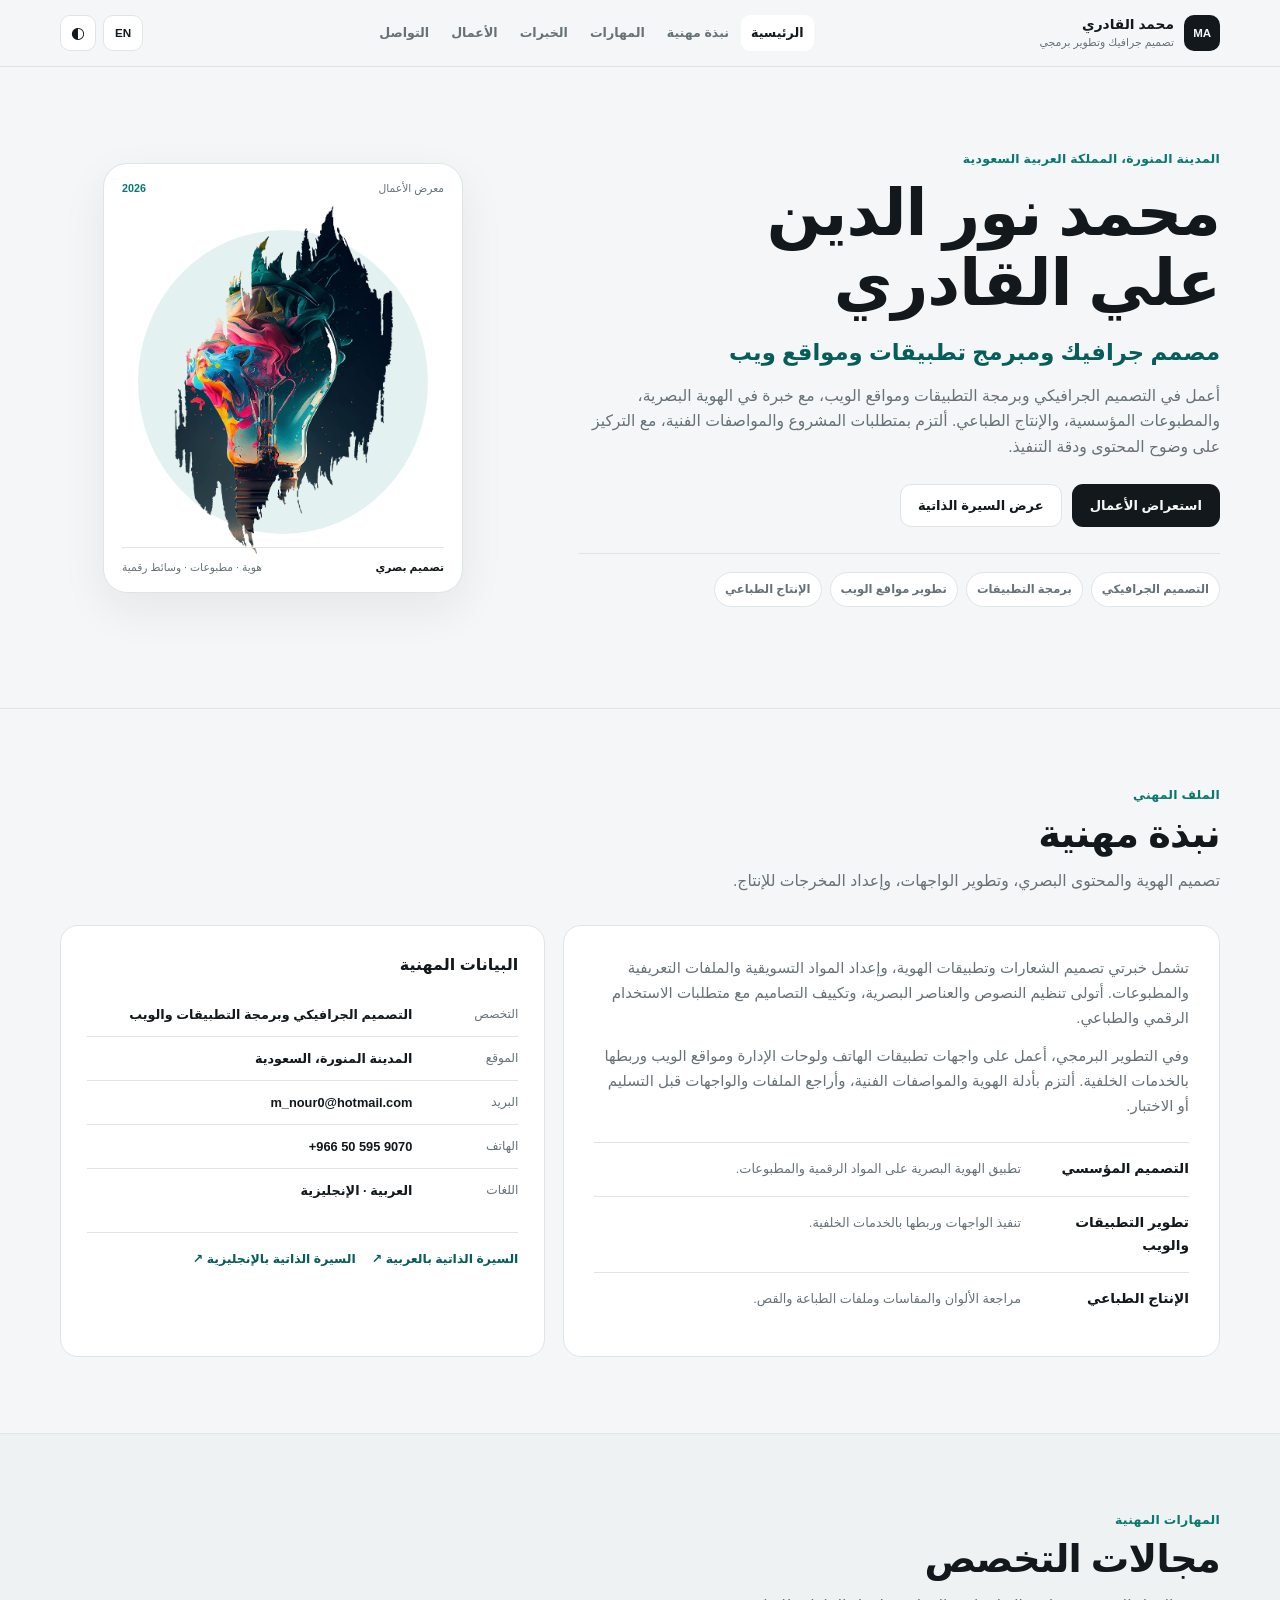
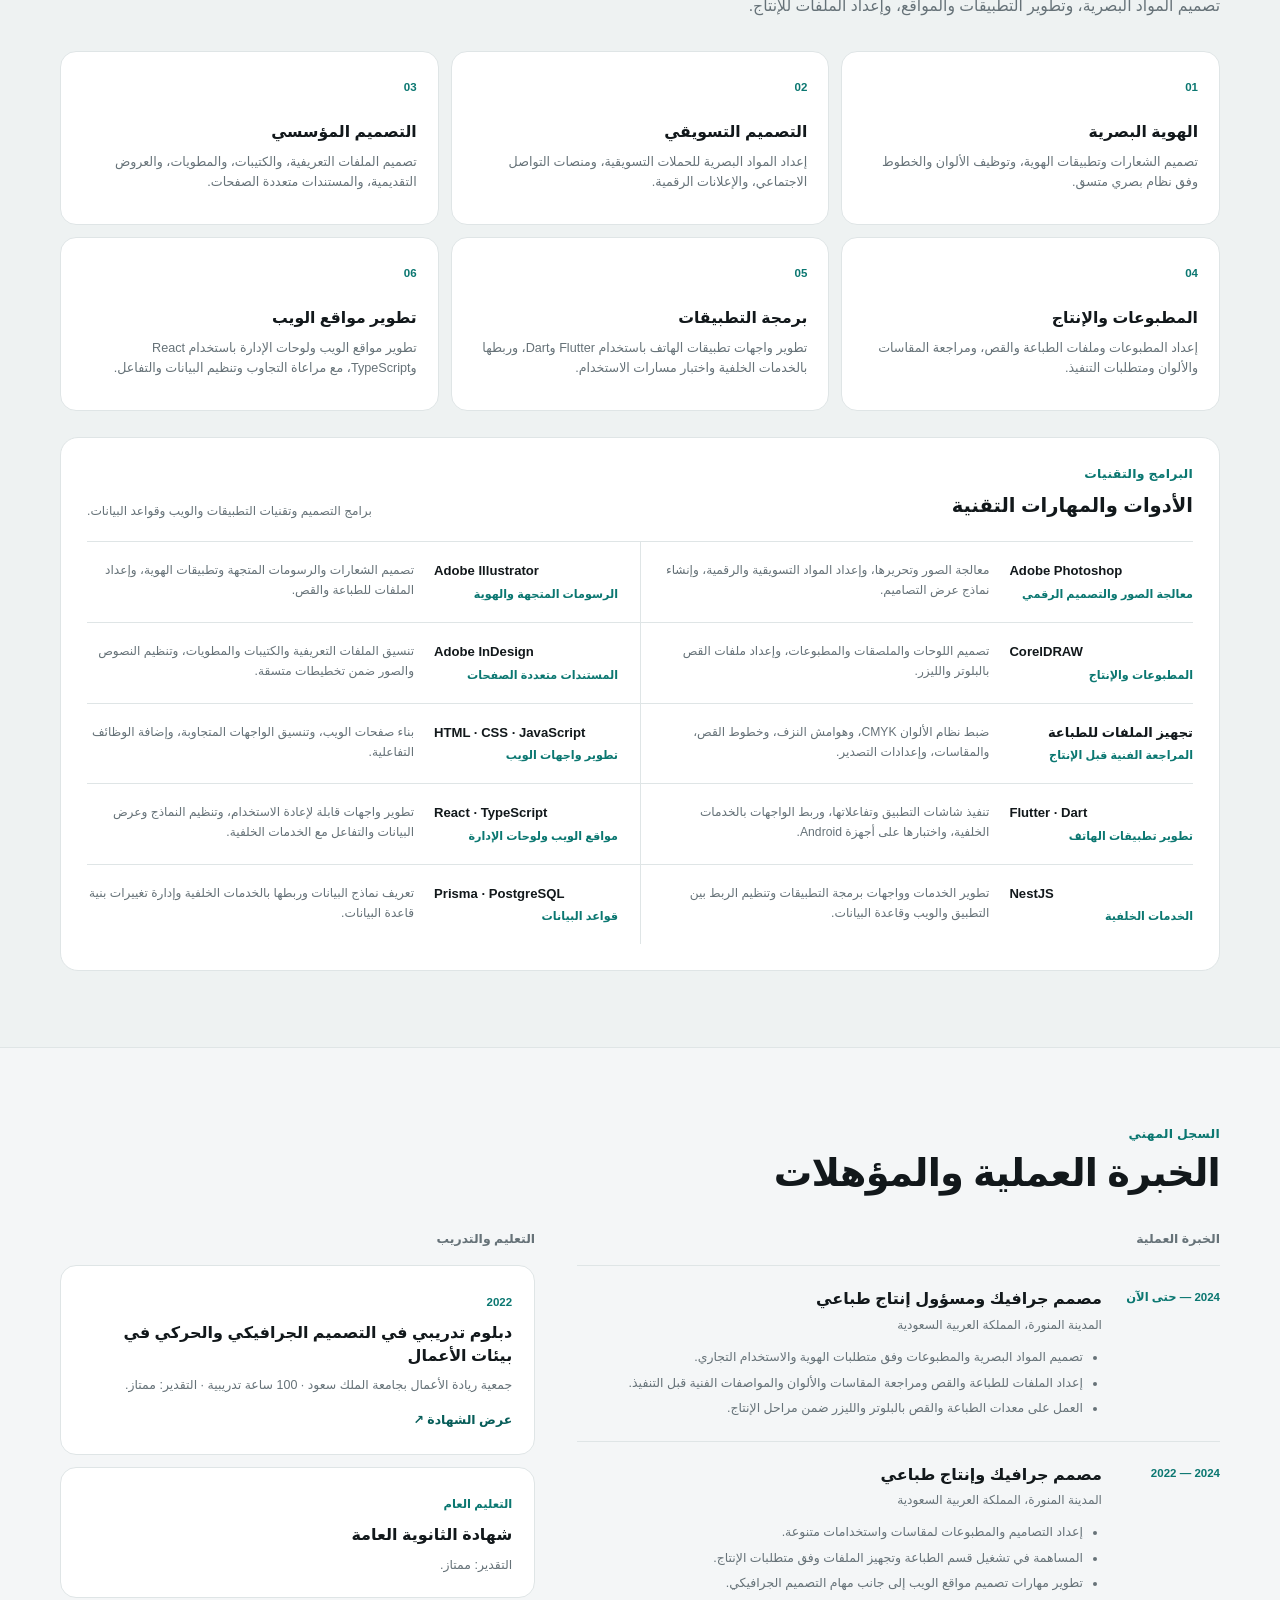
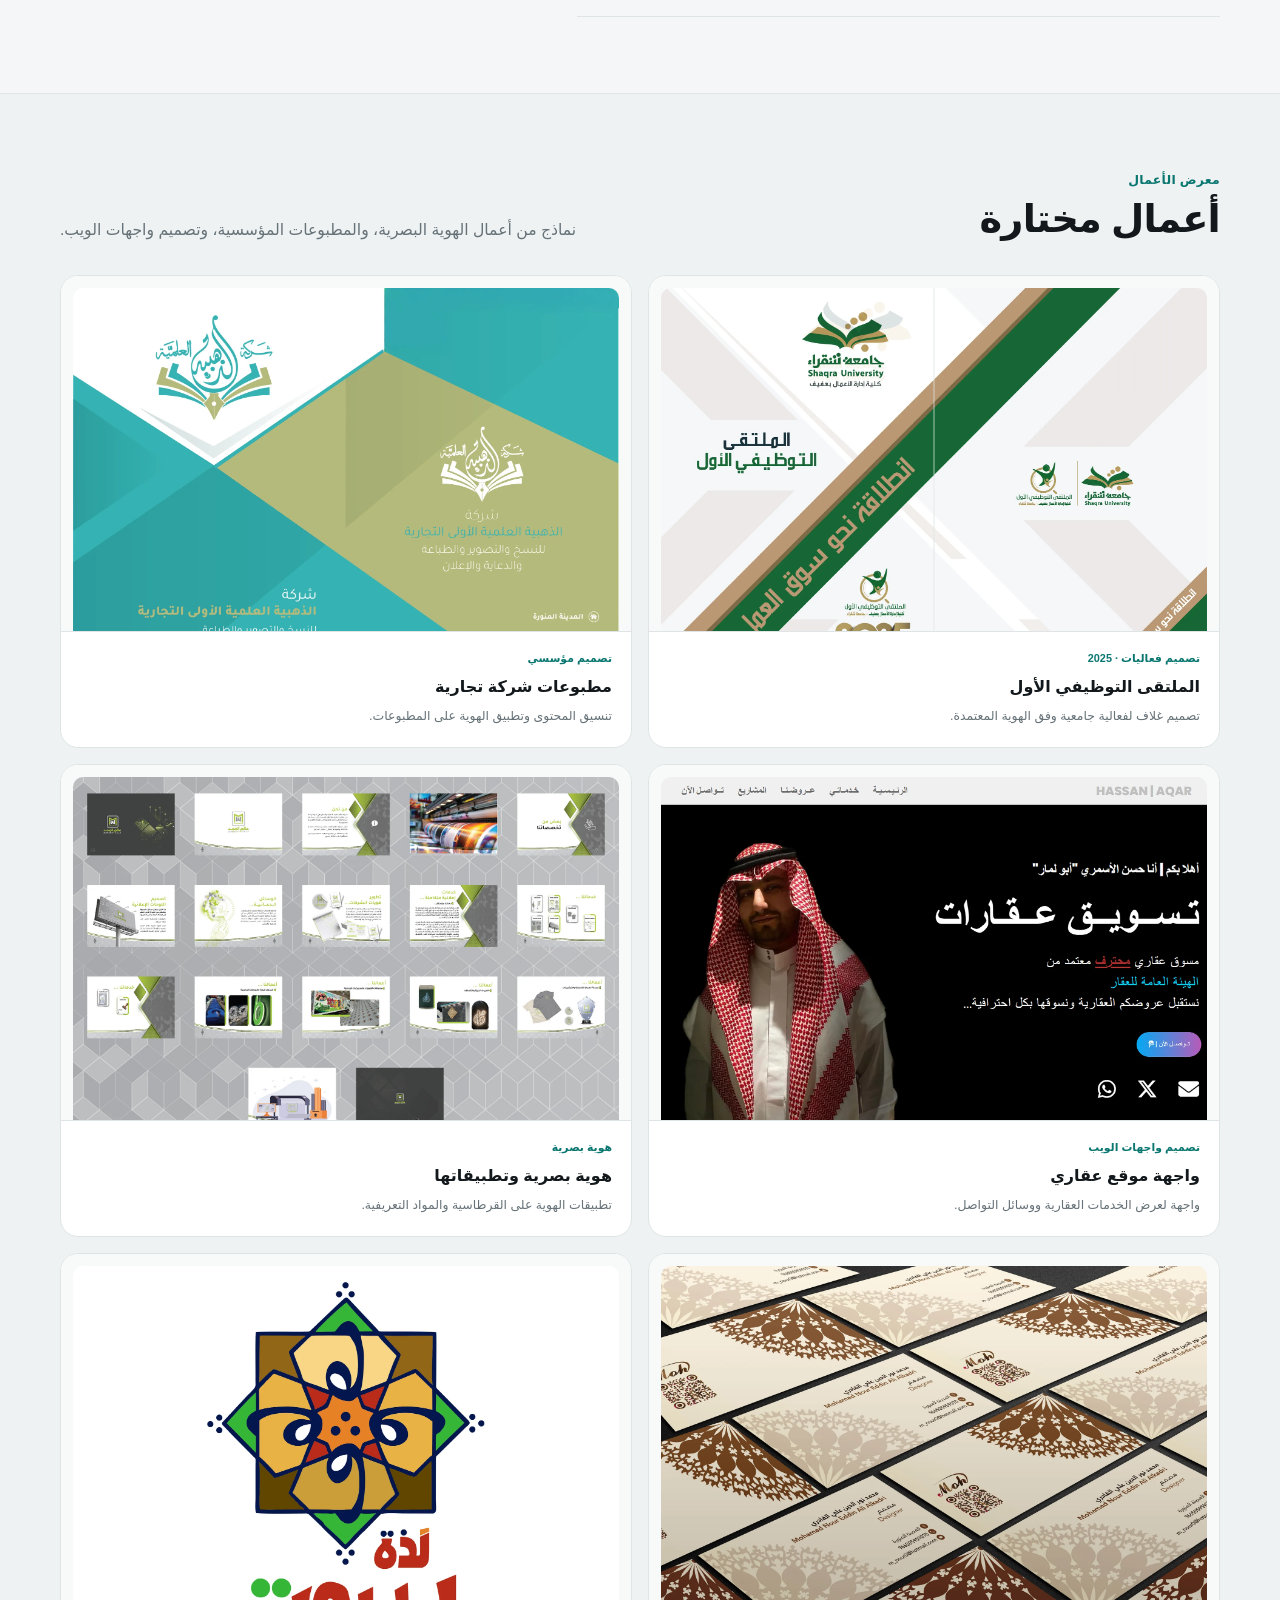
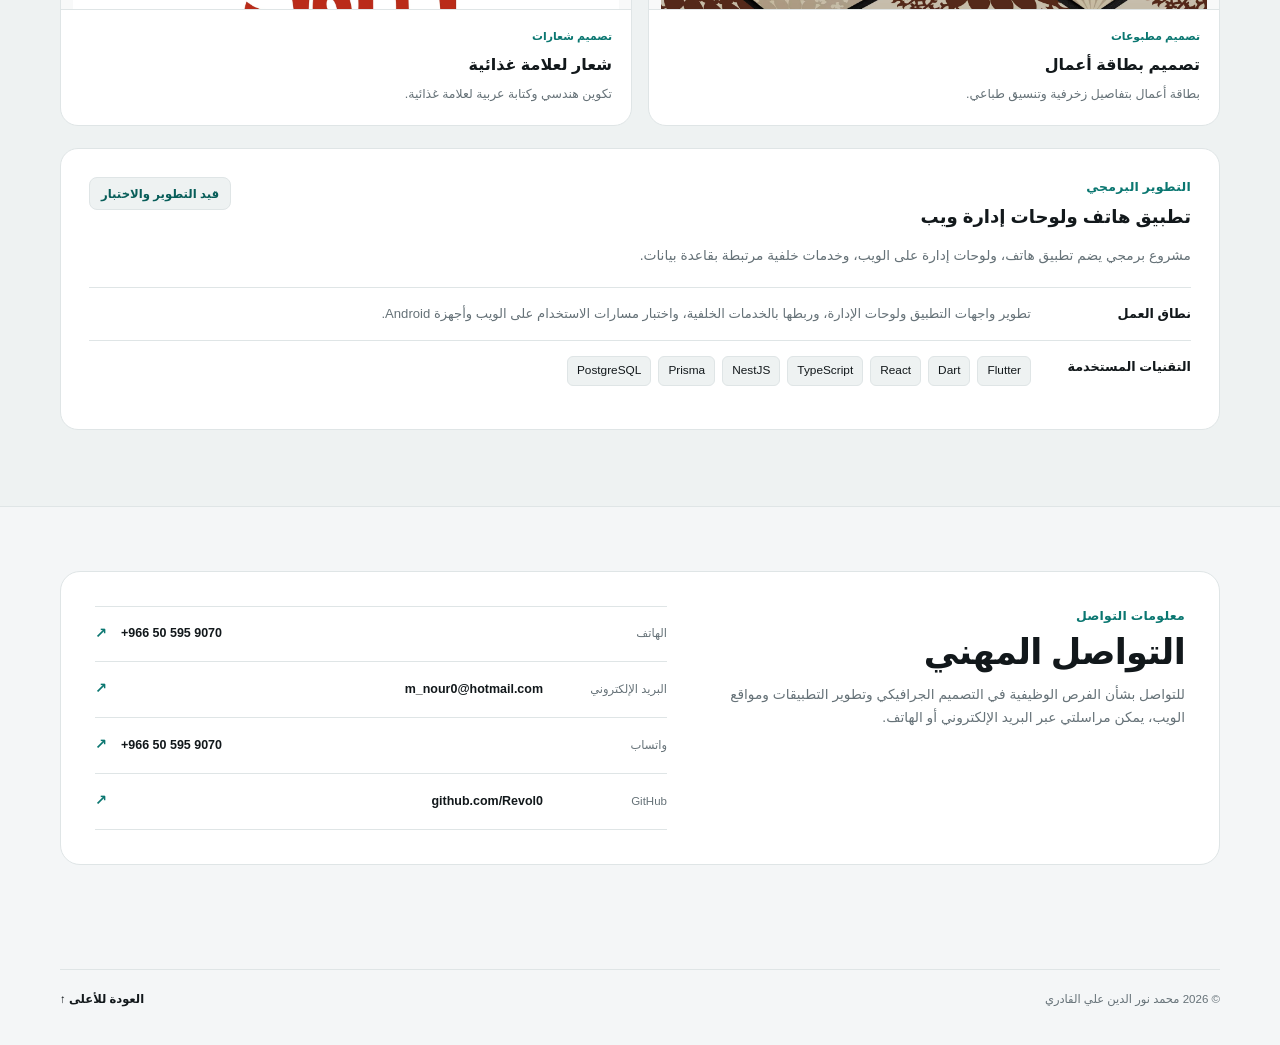
<file: index.html>
<!DOCTYPE html>

<html data-theme="light" dir="rtl" lang="ar">
<head>
<meta charset="utf-8"/>
<meta content="width=device-width, initial-scale=1, viewport-fit=cover" name="viewport"/>
<meta content="telephone=no" name="format-detection"/>
<meta content="#f4f6f7" name="theme-color"/>
<meta content="Mohamad Nour Eddin Ali Alkadri" name="author"/>
<meta content="الملف المهني لمحمد نور الدين علي القادري، مصمم جرافيك ومبرمج تطبيقات ومواقع ويب في المدينة المنورة. خبرة في الهوية البصرية، والإنتاج الطباعي، وتطوير التطبيقات ولوحات الويب." name="description"/>
<meta content="website" property="og:type"/>
<meta content="ar_SA" property="og:locale"/>
<meta content="محمد نور الدين علي القادري | مصمم جرافيك ومبرمج تطبيقات ومواقع ويب" property="og:title"/>
<meta content="التصميم الجرافيكي، والهوية البصرية، وبرمجة التطبيقات ومواقع الويب، وتجهيز المطبوعات للإنتاج." property="og:description"/>
<meta content="https://revol0.github.io/portfolio-mohamad/images/social-preview.jpg?v=3" property="og:image"/>
<meta content="1200" property="og:image:width"/>
<meta content="630" property="og:image:height"/>
<meta content="https://revol0.github.io/portfolio-mohamad/" property="og:url"/>
<meta content="summary_large_image" name="twitter:card"/>
<meta content="https://revol0.github.io/portfolio-mohamad/images/social-preview.jpg?v=3" name="twitter:image"/>
<link href="https://revol0.github.io/portfolio-mohamad/" rel="canonical"/>
<link href="https://revol0.github.io/portfolio-mohamad/" hreflang="ar" rel="alternate"/>
<link href="https://revol0.github.io/portfolio-mohamad/My-CV-en/index-en.html" hreflang="en" rel="alternate"/>
<link href="images/12-min.png" rel="icon" type="image/png"/>
<link href="Css/Style.css?v=3.2.0" rel="stylesheet"/>
<title>محمد نور الدين علي القادري | مصمم جرافيك ومبرمج تطبيقات ومواقع ويب</title>
<meta content="محمد نور الدين علي القادري | مصمم جرافيك ومبرمج تطبيقات ومواقع ويب" name="twitter:title"/><meta content="التصميم الجرافيكي، والهوية البصرية، وبرمجة التطبيقات ومواقع الويب، وتجهيز المطبوعات للإنتاج." name="twitter:description"/><meta content="3.2.0" name="portfolio-release"/><meta content="image/jpeg" property="og:image:type"/><meta content="تصميم الملتقى التوظيفي الأول من الأعمال المختارة" property="og:image:alt"/></head>
<body>
<header class="site-header">
<div class="container header-inner">
<a aria-label="الرئيسية" class="brand" href="#home">
<span class="brand-mark">MA</span>
<span class="brand-copy"><strong>محمد القادري</strong><span dir="rtl">تصميم جرافيك وتطوير برمجي</span></span>
</a>
<nav aria-label="التنقل الرئيسي" class="nav">
<a class="active" href="#home">الرئيسية</a>
<a href="#about">نبذة مهنية</a>
<a href="#expertise">المهارات</a>
<a href="#experience">الخبرات</a>
<a href="#portfolio">الأعمال</a>
<a href="#contact">التواصل</a>
</nav>
<div class="header-actions">
<a aria-label="عرض النسخة الإنجليزية" class="lang-btn" href="My-CV-en/index-en.html">EN</a>
<button aria-label="تبديل الوضع اللوني" class="icon-btn" data-theme-toggle="" type="button"><span aria-hidden="true">◐</span></button>
<button aria-expanded="false" aria-label="فتح القائمة" class="menu-btn" data-menu-toggle="" type="button">
<span></span><span></span><span></span>
</button>
</div>
</div>
</header>
<main>
<section class="hero" id="home">
<div class="container hero-grid">
<div class="hero-copy">
<p class="kicker">المدينة المنورة، المملكة العربية السعودية</p>
<h1>محمد نور الدين علي القادري</h1>
<p class="hero-role">مصمم جرافيك ومبرمج تطبيقات ومواقع ويب</p>
<p class="hero-lead">أعمل في التصميم الجرافيكي وبرمجة التطبيقات ومواقع الويب، مع خبرة في الهوية البصرية، والمطبوعات المؤسسية، والإنتاج الطباعي. ألتزم بمتطلبات المشروع والمواصفات الفنية، مع التركيز على وضوح المحتوى ودقة التنفيذ.</p>
<div class="hero-actions">
<a class="btn primary" href="#portfolio">استعراض الأعمال</a>
<a class="btn secondary" href="Other-Files/Mohamad_Alkadri_CV_AR_2026.pdf?v=3.2.0" rel="noopener" target="_blank">عرض السيرة الذاتية</a>
</div>
<ul aria-label="مجالات العمل" class="hero-specialties">
<li>التصميم الجرافيكي</li>
<li>برمجة التطبيقات</li>
<li>تطوير مواقع الويب</li>
<li>الإنتاج الطباعي</li>
</ul>
</div>
<div class="hero-visual">
<div class="visual-card">
<div class="visual-label"><span>معرض الأعمال</span><strong>2026</strong></div>
<img alt="تصميم بصري لمصباح متعدد الألوان" height="894" src="images/hero-art.webp" width="563"/>
<div class="visual-footer"><span>تصميم بصري</span><span>هوية · مطبوعات · وسائط رقمية</span></div>
</div>
</div>
</div>
</section>
<section class="section" id="about">
<div class="container">
<header class="section-head">
<p class="section-kicker">الملف المهني</p>
<h2>نبذة مهنية</h2>
<p>تصميم الهوية والمحتوى البصري، وتطوير الواجهات، وإعداد المخرجات للإنتاج.</p>
</header>
<div class="about-grid">
<article class="content-card about-copy">
<p>تشمل خبرتي تصميم الشعارات وتطبيقات الهوية، وإعداد المواد التسويقية والملفات التعريفية والمطبوعات. أتولى تنظيم النصوص والعناصر البصرية، وتكييف التصاميم مع متطلبات الاستخدام الرقمي والطباعي.</p>
<p>وفي التطوير البرمجي، أعمل على واجهات تطبيقات الهاتف ولوحات الإدارة ومواقع الويب وربطها بالخدمات الخلفية. ألتزم بأدلة الهوية والمواصفات الفنية، وأراجع الملفات والواجهات قبل التسليم أو الاختبار.</p>
<div class="summary-points">
<div><strong>التصميم المؤسسي</strong><span>تطبيق الهوية البصرية على المواد الرقمية والمطبوعات.</span></div>
<div><strong>تطوير التطبيقات والويب</strong><span>تنفيذ الواجهات وربطها بالخدمات الخلفية.</span></div>
<div><strong>الإنتاج الطباعي</strong><span>مراجعة الألوان والمقاسات وملفات الطباعة والقص.</span></div>
</div>
</article>
<aside class="content-card profile-card">
<h3>البيانات المهنية</h3>
<dl class="profile-list">
<div><dt>التخصص</dt><dd>التصميم الجرافيكي وبرمجة التطبيقات والويب</dd></div>
<div><dt>الموقع</dt><dd>المدينة المنورة، السعودية</dd></div>
<div><dt>البريد</dt><dd><a dir="ltr" href="mailto:m_nour0@hotmail.com">m_nour0@hotmail.com</a></dd></div>
<div><dt>الهاتف</dt><dd><a dir="ltr" href="tel:+966505959070">+966 50 595 9070</a></dd></div>
<div><dt>اللغات</dt><dd>العربية · الإنجليزية</dd></div>
</dl>
<div class="profile-actions">
<a class="text-link" href="Other-Files/Mohamad_Alkadri_CV_AR_2026.pdf?v=3.2.0" rel="noopener" target="_blank">السيرة الذاتية بالعربية <span aria-hidden="true">↗</span></a>
<a class="text-link" href="Other-Files/Mohamad_Alkadri_CV_EN_2026.pdf?v=3.2.0" rel="noopener" target="_blank">السيرة الذاتية بالإنجليزية <span aria-hidden="true">↗</span></a>
</div>
</aside>
</div>
</div>
</section>
<section class="section section-alt" id="expertise">
<div class="container">
<header class="section-head">
<p class="section-kicker">المهارات المهنية</p>
<h2>مجالات التخصص</h2>
<p>تصميم المواد البصرية، وتطوير التطبيقات والمواقع، وإعداد الملفات للإنتاج.</p>
</header>
<div class="expertise-grid">
<article class="expertise-card"><span class="card-index">01</span><h3>الهوية البصرية</h3><p>تصميم الشعارات وتطبيقات الهوية، وتوظيف الألوان والخطوط وفق نظام بصري متسق.</p></article>
<article class="expertise-card"><span class="card-index">02</span><h3>التصميم التسويقي</h3><p>إعداد المواد البصرية للحملات التسويقية، ومنصات التواصل الاجتماعي، والإعلانات الرقمية.</p></article>
<article class="expertise-card"><span class="card-index">03</span><h3>التصميم المؤسسي</h3><p>تصميم الملفات التعريفية، والكتيبات، والمطويات، والعروض التقديمية، والمستندات متعددة الصفحات.</p></article>
<article class="expertise-card"><span class="card-index">04</span><h3>المطبوعات والإنتاج</h3><p>إعداد المطبوعات وملفات الطباعة والقص، ومراجعة المقاسات والألوان ومتطلبات التنفيذ.</p></article>
<article class="expertise-card"><span class="card-index">05</span><h3>برمجة التطبيقات</h3><p>تطوير واجهات تطبيقات الهاتف باستخدام Flutter وDart، وربطها بالخدمات الخلفية واختبار مسارات الاستخدام.</p></article>
<article class="expertise-card"><span class="card-index">06</span><h3>تطوير مواقع الويب</h3><p>تطوير مواقع الويب ولوحات الإدارة باستخدام React وTypeScript، مع مراعاة التجاوب وتنظيم البيانات والتفاعل.</p></article>
</div>
<div class="software-block">
<header class="software-head"><div><p class="section-kicker">البرامج والتقنيات</p><h3>الأدوات والمهارات التقنية</h3></div><p>برامج التصميم وتقنيات التطبيقات والويب وقواعد البيانات.</p></header>
<div class="software-list"><article class="software-item"><div class="software-name"><strong dir="ltr">Adobe Photoshop</strong><span>معالجة الصور والتصميم الرقمي</span></div><p>معالجة الصور وتحريرها، وإعداد المواد التسويقية والرقمية، وإنشاء نماذج عرض التصاميم.</p></article>
<article class="software-item"><div class="software-name"><strong dir="ltr">Adobe Illustrator</strong><span>الرسومات المتجهة والهوية</span></div><p>تصميم الشعارات والرسومات المتجهة وتطبيقات الهوية، وإعداد الملفات للطباعة والقص.</p></article>
<article class="software-item"><div class="software-name"><strong dir="ltr">CorelDRAW</strong><span>المطبوعات والإنتاج</span></div><p>تصميم اللوحات والملصقات والمطبوعات، وإعداد ملفات القص بالبلوتر والليزر.</p></article>
<article class="software-item"><div class="software-name"><strong dir="ltr">Adobe InDesign</strong><span>المستندات متعددة الصفحات</span></div><p>تنسيق الملفات التعريفية والكتيبات والمطويات، وتنظيم النصوص والصور ضمن تخطيطات متسقة.</p></article>
<article class="software-item"><div class="software-name"><strong dir="rtl">تجهيز الملفات للطباعة</strong><span>المراجعة الفنية قبل الإنتاج</span></div><p>ضبط نظام الألوان CMYK، وهوامش النزف، وخطوط القص، والمقاسات، وإعدادات التصدير.</p></article>
<article class="software-item"><div class="software-name"><strong dir="ltr">HTML · CSS · JavaScript</strong><span>تطوير واجهات الويب</span></div><p>بناء صفحات الويب، وتنسيق الواجهات المتجاوبة، وإضافة الوظائف التفاعلية.</p></article>
<article class="software-item"><div class="software-name"><strong dir="ltr">Flutter · Dart</strong><span>تطوير تطبيقات الهاتف</span></div><p>تنفيذ شاشات التطبيق وتفاعلاتها، وربط الواجهات بالخدمات الخلفية، واختبارها على أجهزة Android.</p></article>
<article class="software-item"><div class="software-name"><strong dir="ltr">React · TypeScript</strong><span>مواقع الويب ولوحات الإدارة</span></div><p>تطوير واجهات قابلة لإعادة الاستخدام، وتنظيم النماذج وعرض البيانات والتفاعل مع الخدمات الخلفية.</p></article>
<article class="software-item"><div class="software-name"><strong dir="ltr">NestJS</strong><span>الخدمات الخلفية</span></div><p>تطوير الخدمات وواجهات برمجة التطبيقات وتنظيم الربط بين التطبيق والويب وقاعدة البيانات.</p></article>
<article class="software-item"><div class="software-name"><strong dir="ltr">Prisma · PostgreSQL</strong><span>قواعد البيانات</span></div><p>تعريف نماذج البيانات وربطها بالخدمات الخلفية وإدارة تغييرات بنية قاعدة البيانات.</p></article></div>
</div>
</div>
</section>
<section class="section" id="experience">
<div class="container">
<header class="section-head">
<p class="section-kicker">السجل المهني</p>
<h2>الخبرة العملية والمؤهلات</h2>
</header>
<div class="experience-grid">
<div class="experience-column">
<h3 class="column-title">الخبرة العملية</h3>
<article class="experience-item">
<div class="experience-date" dir="rtl">2024 — حتى الآن</div>
<div class="experience-body"><h3>مصمم جرافيك ومسؤول إنتاج طباعي</h3><p class="experience-company">المدينة المنورة، المملكة العربية السعودية</p><ul><li>تصميم المواد البصرية والمطبوعات وفق متطلبات الهوية والاستخدام التجاري.</li><li>إعداد الملفات للطباعة والقص ومراجعة المقاسات والألوان والمواصفات الفنية قبل التنفيذ.</li><li>العمل على معدات الطباعة والقص بالبلوتر والليزر ضمن مراحل الإنتاج.</li></ul></div>
</article>
<article class="experience-item">
<div class="experience-date" dir="ltr">2022 — 2024</div>
<div class="experience-body"><h3>مصمم جرافيك وإنتاج طباعي</h3><p class="experience-company">المدينة المنورة، المملكة العربية السعودية</p><ul><li>إعداد التصاميم والمطبوعات لمقاسات واستخدامات متنوعة.</li><li>المساهمة في تشغيل قسم الطباعة وتجهيز الملفات وفق متطلبات الإنتاج.</li><li>تطوير مهارات تصميم مواقع الويب إلى جانب مهام التصميم الجرافيكي.</li></ul></div>
</article>
</div>
<div class="experience-column">
<h3 class="column-title">التعليم والتدريب</h3>
<article class="education-card">
<span class="education-year">2022</span>
<h3>دبلوم تدريبي في التصميم الجرافيكي والحركي في بيئات الأعمال</h3>
<p>جمعية ريادة الأعمال بجامعة الملك سعود · 100 ساعة تدريبية · التقدير: ممتاز.</p>
<a class="text-link" href="Other-Files/Institute-Certificate.pdf" rel="noopener" target="_blank">عرض الشهادة <span>↗</span></a>
</article>
<article class="education-card">
<span class="education-year">التعليم العام</span>
<h3>شهادة الثانوية العامة</h3>
<p>التقدير: ممتاز.</p>
</article>
</div>
</div>
</div>
</section>
<section class="section section-alt" id="portfolio">
<div class="container">
<header class="section-head portfolio-head">
<div><p class="section-kicker">معرض الأعمال</p><h2>أعمال مختارة</h2></div>
<p>نماذج من أعمال الهوية البصرية، والمطبوعات المؤسسية، وتصميم واجهات الويب.</p>
</header>
<div class="portfolio-grid">
<article aria-label="عرض تفاصيل: الملتقى التوظيفي الأول" class="project-card" data-file="" data-image="images/portfolio/optimized/cover-copy.webp" data-project="" data-text="تصميم غلاف الملتقى التوظيفي الأول لعام 2025 بجامعة شقراء، تحت عنوان «انطلاقة نحو سوق العمل». يوظف التصميم هوية الجامعة وشعار الملتقى ضمن تكوين مخصص للمطبوعات." data-title="الملتقى التوظيفي الأول" tabindex="0">
<div class="project-media"><img alt="الملتقى التوظيفي الأول" height="1273" src="images/portfolio/optimized/cover-copy.webp" width="1800"/></div>
<div class="project-copy"><p class="project-category">تصميم فعاليات · 2025</p><h3>الملتقى التوظيفي الأول</h3><p>تصميم غلاف لفعالية جامعية وفق الهوية المعتمدة.</p></div>
</article>
<article aria-label="عرض تفاصيل: مطبوعات شركة تجارية" class="project-card" data-file="" data-image="images/portfolio/optimized/portfolio-3.webp" data-project="" data-text="تصميم مطبوعات لشركة تجارية، مع تنظيم النصوص والعناصر البصرية وتوظيف ألوان الهوية ضمن تخطيط موحد." data-title="مطبوعات شركة تجارية" tabindex="0">
<div class="project-media"><img alt="مطبوعات شركة تجارية" height="1353" src="images/portfolio/optimized/portfolio-3.webp" width="1800"/></div>
<div class="project-copy"><p class="project-category">تصميم مؤسسي</p><h3>مطبوعات شركة تجارية</h3><p>تنسيق المحتوى وتطبيق الهوية على المطبوعات.</p></div>
</article>
<article aria-label="عرض تفاصيل: واجهة موقع عقاري" class="project-card" data-file="" data-image="images/portfolio/optimized/portfolio-4.webp" data-project="" data-text="تصميم واجهة موقع لعرض خدمات التسويق العقاري، مع تنظيم المحتوى وإبراز خيارات التواصل ضمن صفحة تعريفية." data-title="واجهة موقع عقاري" tabindex="0">
<div class="project-media"><img alt="واجهة موقع عقاري" height="1353" src="images/portfolio/optimized/portfolio-4.webp" width="1800"/></div>
<div class="project-copy"><p class="project-category">تصميم واجهات الويب</p><h3>واجهة موقع عقاري</h3><p>واجهة لعرض الخدمات العقارية ووسائل التواصل.</p></div>
</article>
<article aria-label="عرض تفاصيل: هوية بصرية وتطبيقاتها" class="project-card" data-file="Other-Files/portfolio-for-almajd-world.pdf" data-image="images/portfolio/optimized/portfolio-for-almajd-world.webp" data-project="" data-text="عرض لتطبيقات هوية بصرية على القرطاسية والمطبوعات والمواد التعريفية، مع توحيد استخدام الشعار والألوان في مختلف النماذج." data-title="هوية بصرية وتطبيقاتها" tabindex="0">
<div class="project-media"><img alt="هوية بصرية وتطبيقاتها" height="1200" src="images/portfolio/optimized/portfolio-for-almajd-world.webp" width="1800"/></div>
<div class="project-copy"><p class="project-category">هوية بصرية</p><h3>هوية بصرية وتطبيقاتها</h3><p>تطبيقات الهوية على القرطاسية والمواد التعريفية.</p></div>
</article>
<article aria-label="عرض تفاصيل: تصميم بطاقة أعمال" class="project-card" data-file="Other-Files/mohamad-card-tel-0505959070.pdf" data-image="images/portfolio/optimized/My-Card-0.webp" data-project="" data-text="تصميم بطاقة أعمال يجمع بين الزخارف وتنسيق بيانات التواصل، مع إعداد الملف بالمقاسات المناسبة للطباعة." data-title="تصميم بطاقة أعمال" tabindex="0">
<div class="project-media"><img alt="تصميم بطاقة أعمال" height="1200" src="images/portfolio/optimized/My-Card-0.webp" width="1800"/></div>
<div class="project-copy"><p class="project-category">تصميم مطبوعات</p><h3>تصميم بطاقة أعمال</h3><p>بطاقة أعمال بتفاصيل زخرفية وتنسيق طباعي.</p></div>
</article>
<article aria-label="عرض تفاصيل: شعار لعلامة غذائية" class="project-card" data-file="" data-image="images/portfolio/optimized/portfolio-13.webp" data-project="" data-text="تصميم شعار لعلامة في قطاع الأغذية، يجمع رمزًا هندسيًا وكتابة عربية ضمن تكوين قابل للاستخدام في تطبيقات الهوية." data-title="شعار لعلامة غذائية" tabindex="0">
<div class="project-media"><img alt="شعار لعلامة غذائية" height="1353" src="images/portfolio/optimized/portfolio-13.webp" width="1800"/></div>
<div class="project-copy"><p class="project-category">تصميم شعارات</p><h3>شعار لعلامة غذائية</h3><p>تكوين هندسي وكتابة عربية لعلامة غذائية.</p></div>
</article>
</div>
<article aria-labelledby="software-project-title" class="development-project" id="software-project">
<header class="development-project-head"><div><p class="section-kicker">التطوير البرمجي</p><h3 id="software-project-title">تطبيق هاتف ولوحات إدارة ويب</h3></div><p class="project-status">قيد التطوير والاختبار</p></header>
<p class="development-description">مشروع برمجي يضم تطبيق هاتف، ولوحات إدارة على الويب، وخدمات خلفية مرتبطة بقاعدة بيانات.</p>
<dl class="development-details"><div><dt>نطاق العمل</dt><dd>تطوير واجهات التطبيق ولوحات الإدارة، وربطها بالخدمات الخلفية، واختبار مسارات الاستخدام على الويب وأجهزة Android.</dd></div>
<div><dt>التقنيات المستخدمة</dt><dd><ul aria-label="التقنيات المستخدمة" class="technology-tags"><li dir="ltr">Flutter</li><li dir="ltr">Dart</li><li dir="ltr">React</li><li dir="ltr">TypeScript</li><li dir="ltr">NestJS</li><li dir="ltr">Prisma</li><li dir="ltr">PostgreSQL</li></ul></dd></div></dl>
</article></div>
</section>
<section class="section contact-section" id="contact">
<div class="container">
<div class="contact-card">
<div class="contact-intro"><p class="section-kicker">معلومات التواصل</p><h2>التواصل المهني</h2><p>للتواصل بشأن الفرص الوظيفية في التصميم الجرافيكي وتطوير التطبيقات ومواقع الويب، يمكن مراسلتي عبر البريد الإلكتروني أو الهاتف.</p></div>
<div class="contact-list">
<a href="tel:+966505959070"><span>الهاتف</span><strong dir="ltr">+966 50 595 9070</strong><b aria-hidden="true">↗</b></a><a href="mailto:m_nour0@hotmail.com?subject=Career%20Opportunity"><span>البريد الإلكتروني</span><strong>m_nour0@hotmail.com</strong><b>↗</b></a>
<a href="https://wa.me/966505959070" rel="noopener" target="_blank"><span>واتساب</span><strong dir="ltr">+966 50 595 9070</strong><b>↗</b></a>
<a href="https://github.com/Revol0" rel="noopener" target="_blank"><span>GitHub</span><strong>github.com/Revol0</strong><b>↗</b></a>
</div>
</div>
</div>
</section>
</main>
<footer class="footer">
<div class="container footer-inner"><span>© <span data-year="">2026</span> محمد نور الدين علي القادري</span><a href="#home">العودة للأعلى ↑</a></div>
</footer>
<dialog aria-label="تفاصيل المشروع" aria-labelledby="project-dialog-title" id="project-dialog">
<div class="dialog-layout">
<div class="dialog-media"><img alt="" data-dialog-image=""/></div>
<div class="dialog-copy">
<button aria-label="إغلاق" class="dialog-close" data-dialog-close="" type="button">×</button>
<h3 data-dialog-title="" id="project-dialog-title"></h3><p data-dialog-text=""></p>
<div class="dialog-actions"><a class="btn primary" data-dialog-file="" hidden="" href="#" rel="noopener" target="_blank">فتح ملف المشروع PDF</a><button class="btn secondary" data-dialog-close="" type="button">إغلاق</button></div>
</div>
</div>
</dialog>
<script src="Js/script.js?v=3.2.0"></script>
</body>
</html>
</file>
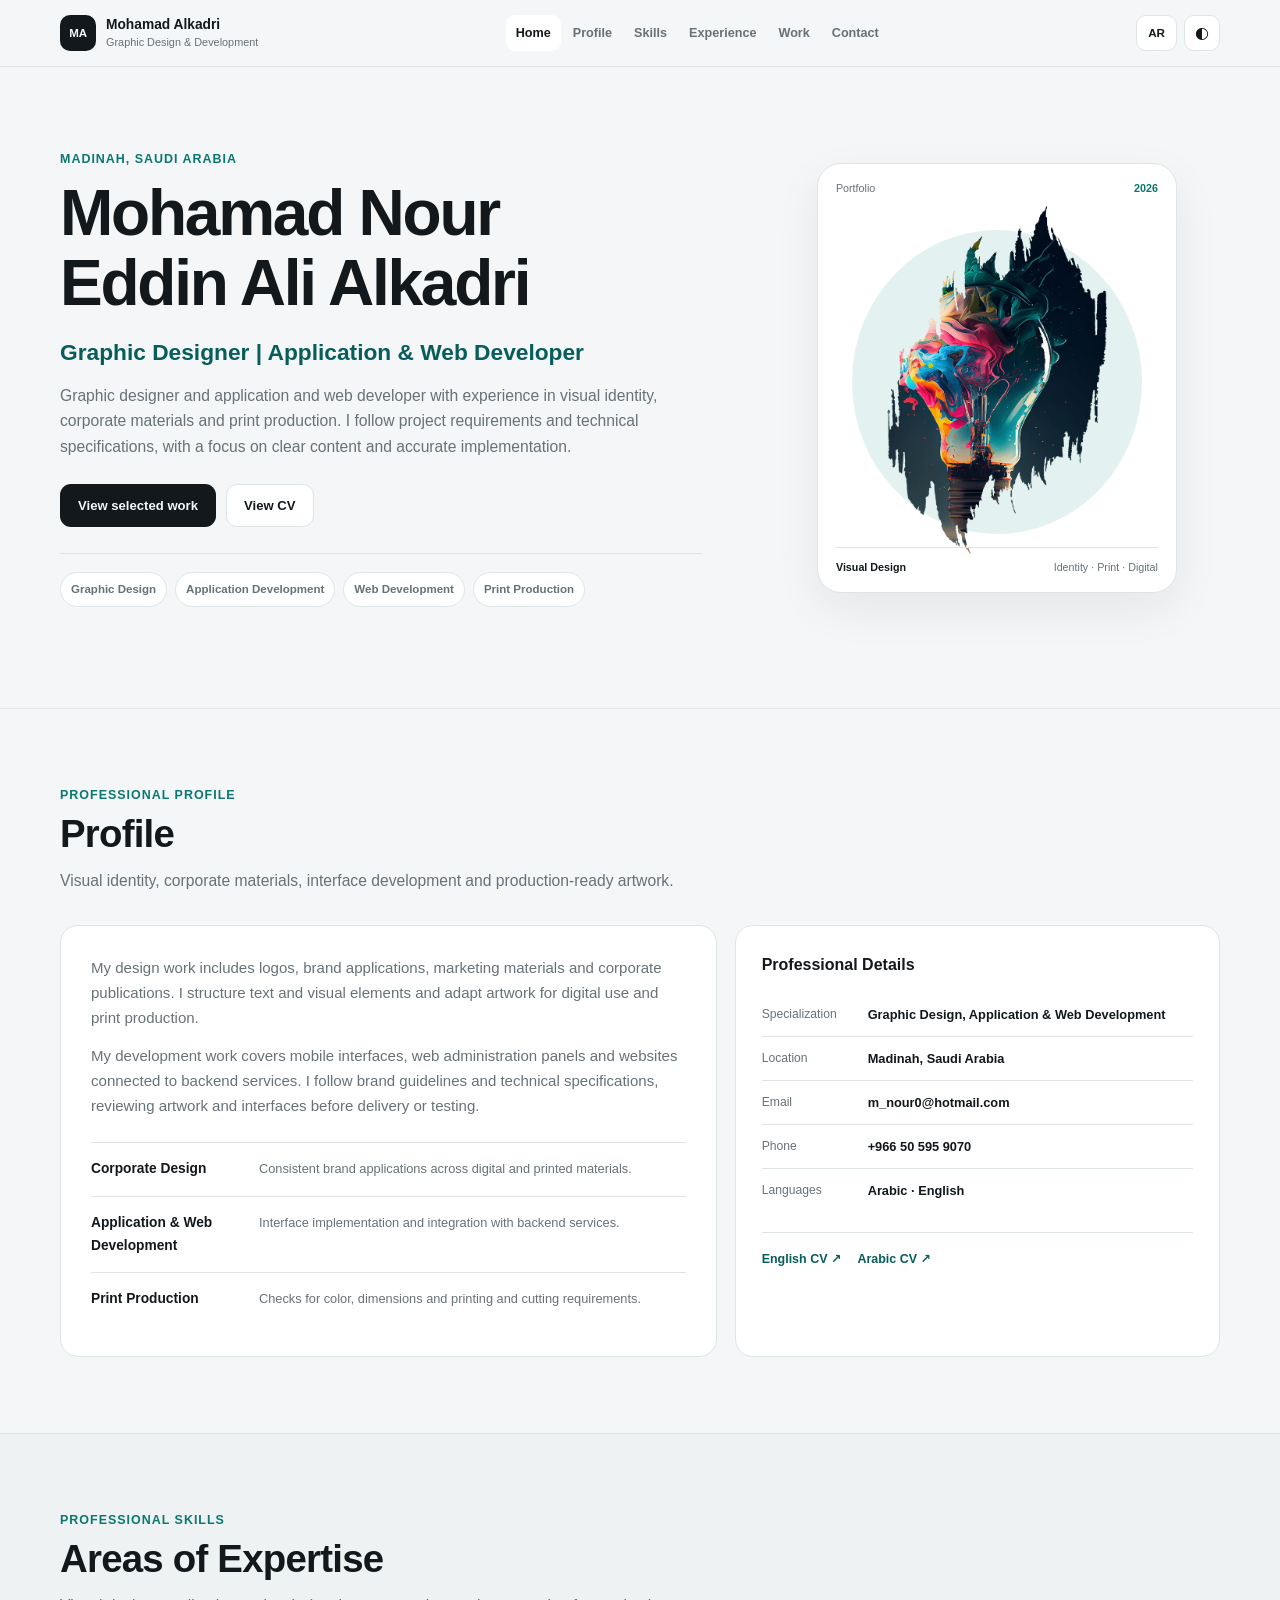
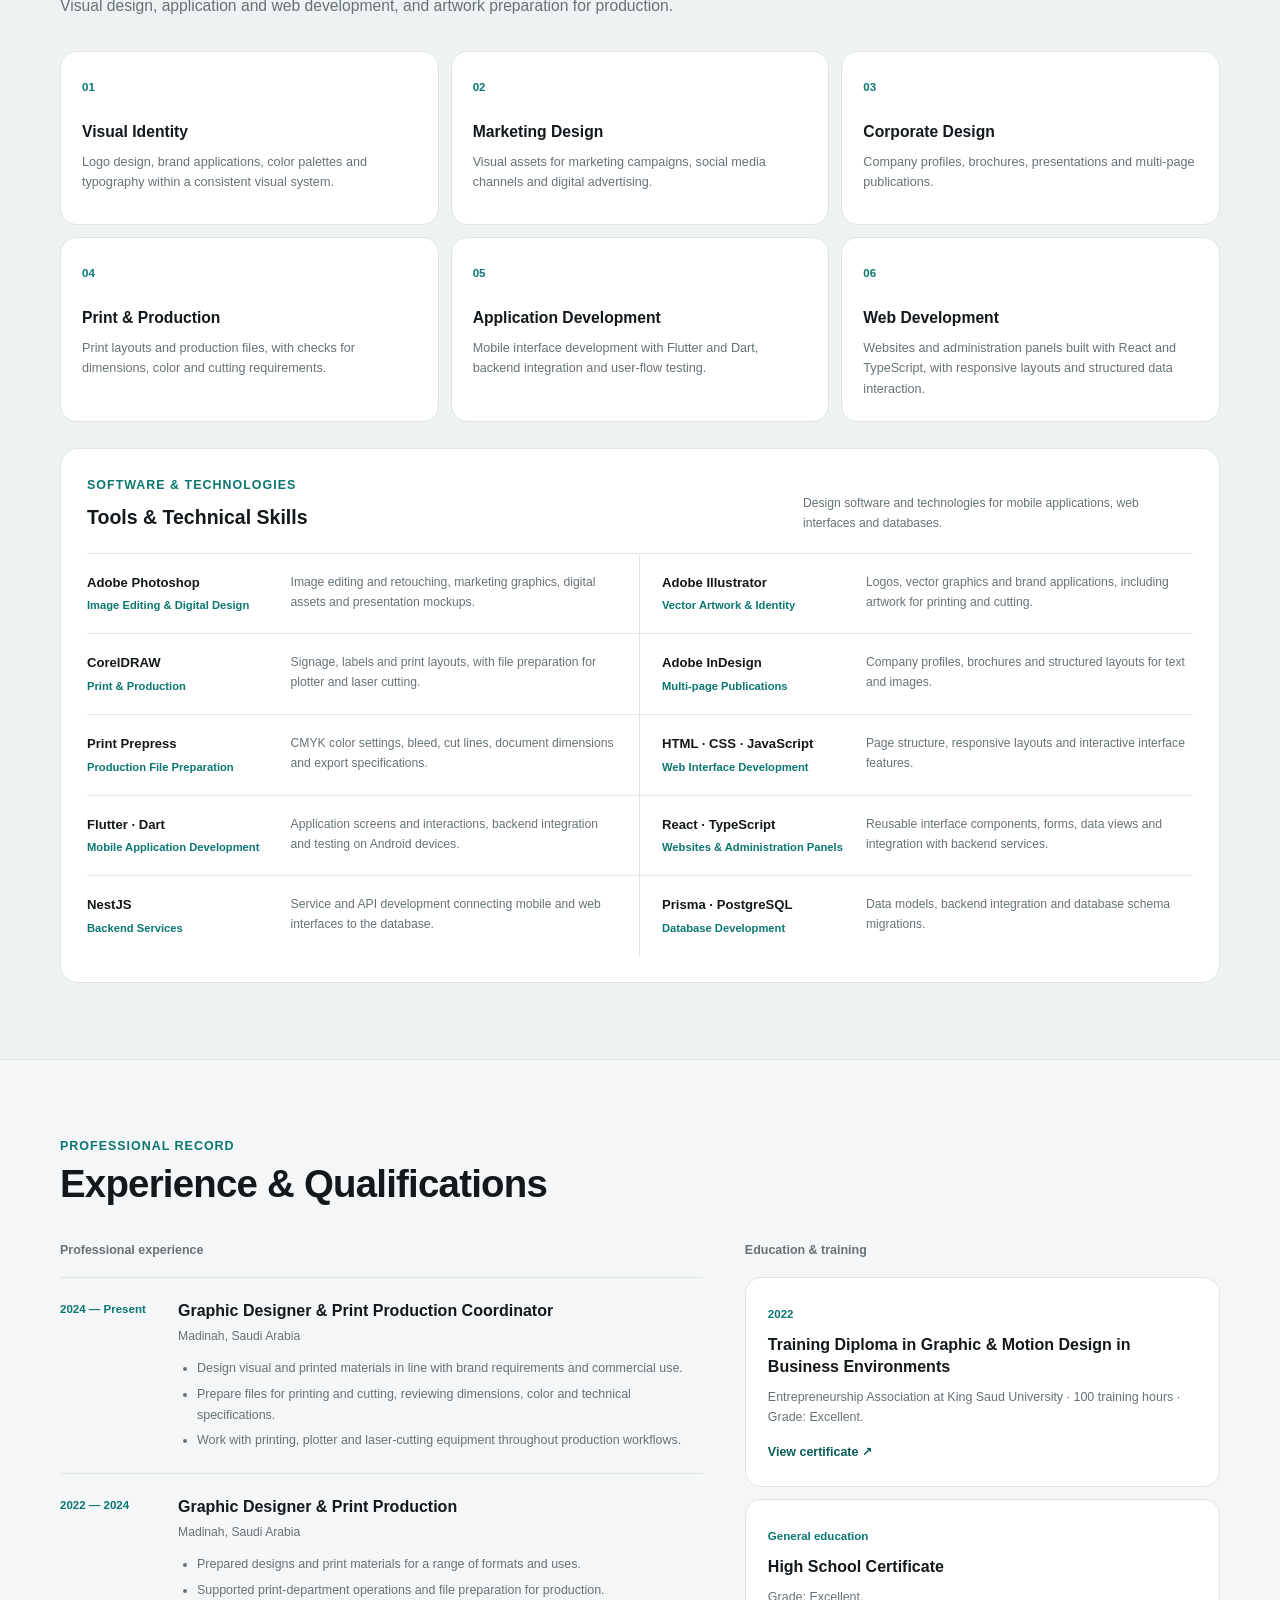
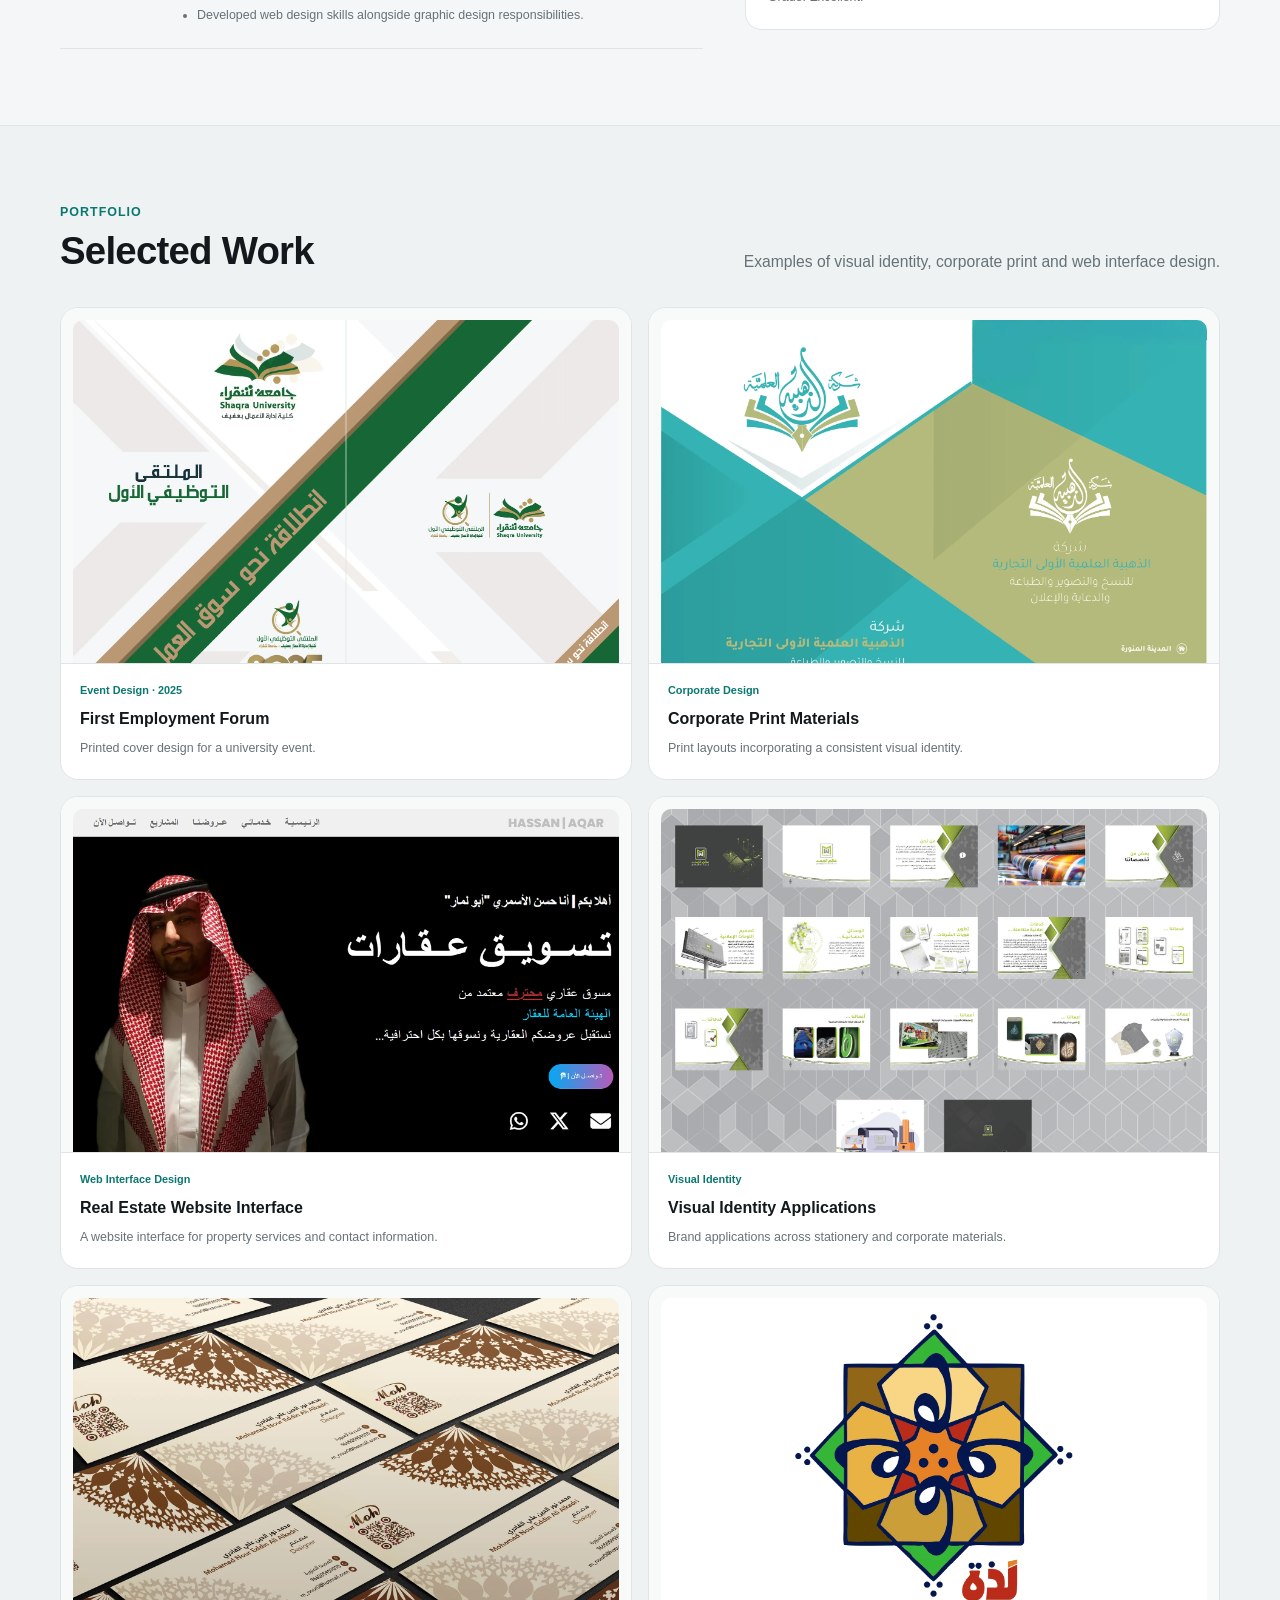
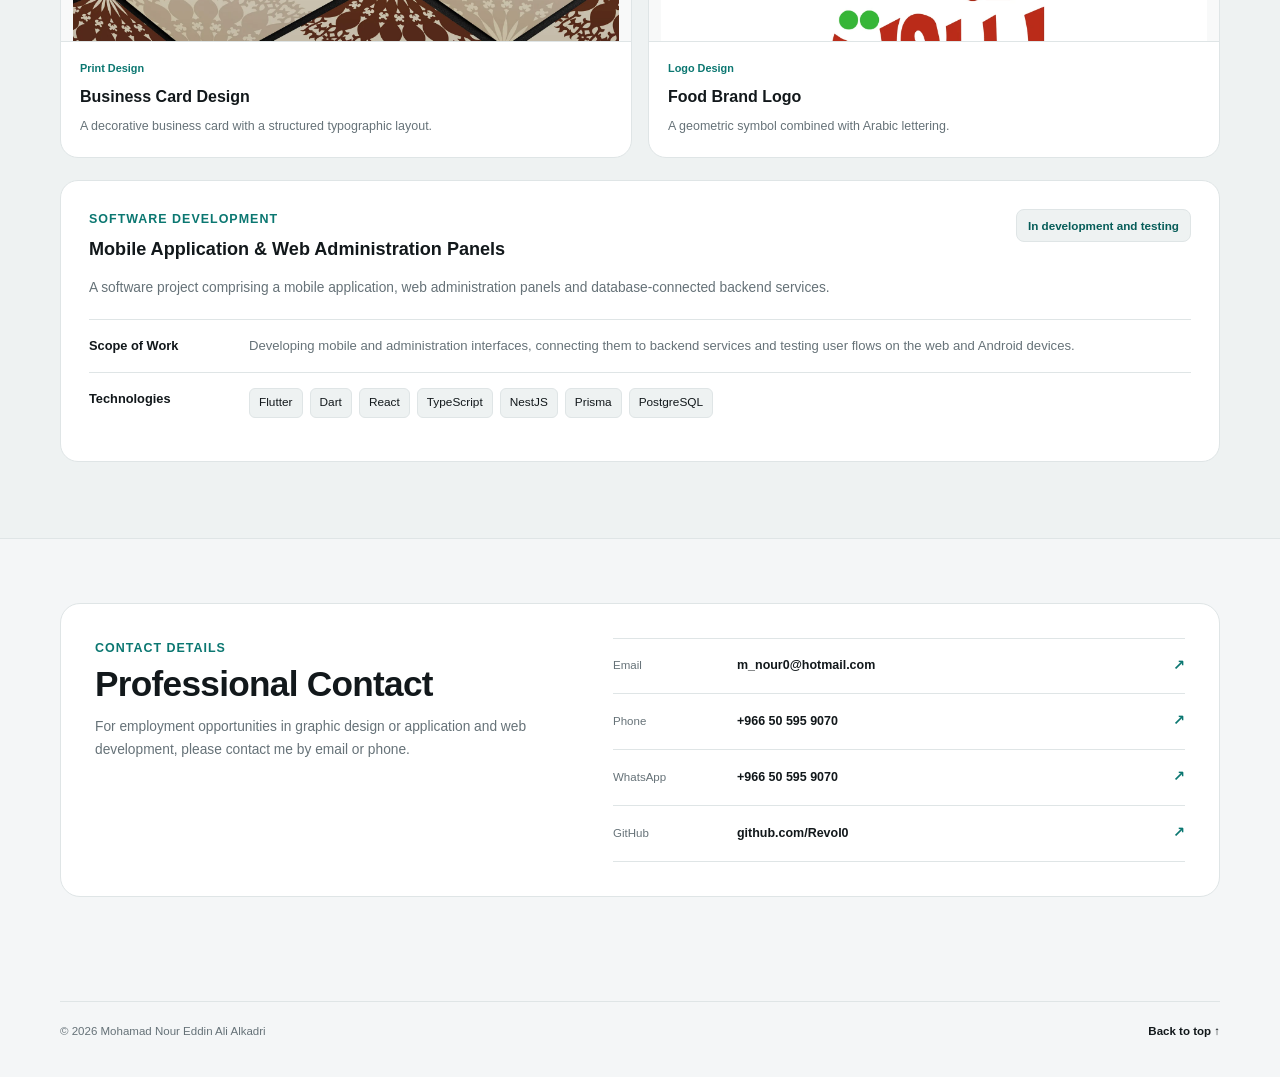
<file: My-CV-en/index-en.html>
<!DOCTYPE html>

<html data-theme="light" dir="ltr" lang="en">
<head>
<meta charset="utf-8"/>
<meta content="width=device-width, initial-scale=1, viewport-fit=cover" name="viewport"/>
<meta content="telephone=no" name="format-detection"/>
<meta content="#f4f6f7" name="theme-color"/>
<meta content="Mohamad Nour Eddin Ali Alkadri" name="author"/>
<meta content="Professional portfolio of Mohamad Nour Eddin Ali Alkadri, a graphic designer and application and web developer in Madinah. Visual identity, print production, mobile applications and web administration panels." name="description"/>
<meta content="website" property="og:type"/>
<meta content="en_US" property="og:locale"/>
<meta content="Mohamad Nour Eddin Ali Alkadri | Graphic Designer | Application &amp; Web Developer" property="og:title"/>
<meta content="Graphic design, visual identity, application and web development, and print production." property="og:description"/>
<meta content="https://revol0.github.io/portfolio-mohamad/images/social-preview.jpg?v=3" property="og:image"/>
<meta content="1200" property="og:image:width"/>
<meta content="630" property="og:image:height"/>
<meta content="https://revol0.github.io/portfolio-mohamad/My-CV-en/index-en.html" property="og:url"/>
<meta content="summary_large_image" name="twitter:card"/>
<meta content="https://revol0.github.io/portfolio-mohamad/images/social-preview.jpg?v=3" name="twitter:image"/>
<link href="https://revol0.github.io/portfolio-mohamad/My-CV-en/index-en.html" rel="canonical"/>
<link href="https://revol0.github.io/portfolio-mohamad/" hreflang="ar" rel="alternate"/>
<link href="https://revol0.github.io/portfolio-mohamad/My-CV-en/index-en.html" hreflang="en" rel="alternate"/>
<link href="../images/12-min.png" rel="icon" type="image/png"/>
<link href="../Css/Style.css?v=3.2.0" rel="stylesheet"/>
<title>Mohamad Nour Eddin Ali Alkadri | Graphic Designer | Application &amp; Web Developer</title>
<meta content="Mohamad Nour Eddin Ali Alkadri | Graphic Designer | Application &amp; Web Developer" name="twitter:title"/><meta content="Graphic design, visual identity, application and web development, and print production." name="twitter:description"/><meta content="3.2.0" name="portfolio-release"/><meta content="image/jpeg" property="og:image:type"/><meta content="First Employment Forum design from the selected work" property="og:image:alt"/></head>
<body>
<header class="site-header">
<div class="container header-inner">
<a aria-label="Home" class="brand" href="#home">
<span class="brand-mark">MA</span>
<span class="brand-copy"><strong>Mohamad Alkadri</strong><span dir="ltr">Graphic Design &amp; Development</span></span>
</a>
<nav aria-label="Primary navigation" class="nav">
<a class="active" href="#home">Home</a><a href="#about">Profile</a><a href="#expertise">Skills</a><a href="#experience">Experience</a><a href="#portfolio">Work</a><a href="#contact">Contact</a>
</nav>
<div class="header-actions">
<a aria-label="View Arabic version" class="lang-btn" href="../index.html">AR</a>
<button aria-label="Toggle color theme" class="icon-btn" data-theme-toggle="" type="button"><span aria-hidden="true">◐</span></button>
<button aria-expanded="false" aria-label="Open menu" class="menu-btn" data-menu-toggle="" type="button"><span></span><span></span><span></span></button>
</div>
</div>
</header>
<main>
<section class="hero" id="home">
<div class="container hero-grid">
<div class="hero-copy">
<p class="kicker">Madinah, Saudi Arabia</p>
<h1>Mohamad Nour Eddin Ali Alkadri</h1>
<p class="hero-role">Graphic Designer | Application &amp; Web Developer</p>
<p class="hero-lead">Graphic designer and application and web developer with experience in visual identity, corporate materials and print production. I follow project requirements and technical specifications, with a focus on clear content and accurate implementation.</p>
<div class="hero-actions"><a class="btn primary" href="#portfolio">View selected work</a><a class="btn secondary" href="../Other-Files/Mohamad_Alkadri_CV_EN_2026.pdf?v=3.2.0" rel="noopener" target="_blank">View CV</a></div>
<ul aria-label="Areas of work" class="hero-specialties"><li>Graphic Design</li><li>Application Development</li><li>Web Development</li><li>Print Production</li></ul>
</div>
<div class="hero-visual"><div class="visual-card"><div class="visual-label"><span>Portfolio</span><strong>2026</strong></div><img alt="Visual artwork of a multicolored light bulb" height="894" src="../images/hero-art.webp" width="563"/><div class="visual-footer"><span>Visual Design</span><span>Identity · Print · Digital</span></div></div></div>
</div>
</section>
<section class="section" id="about"><div class="container">
<header class="section-head"><p class="section-kicker">Professional Profile</p><h2>Profile</h2><p>Visual identity, corporate materials, interface development and production-ready artwork.</p></header>
<div class="about-grid">
<article class="content-card about-copy"><p>My design work includes logos, brand applications, marketing materials and corporate publications. I structure text and visual elements and adapt artwork for digital use and print production.</p><p>My development work covers mobile interfaces, web administration panels and websites connected to backend services. I follow brand guidelines and technical specifications, reviewing artwork and interfaces before delivery or testing.</p><div class="summary-points"><div><strong>Corporate Design</strong><span>Consistent brand applications across digital and printed materials.</span></div><div><strong>Application &amp; Web Development</strong><span>Interface implementation and integration with backend services.</span></div><div><strong>Print Production</strong><span>Checks for color, dimensions and printing and cutting requirements.</span></div></div></article>
<aside class="content-card profile-card"><h3>Professional Details</h3><dl class="profile-list"><div><dt>Specialization</dt><dd>Graphic Design, Application &amp; Web Development</dd></div><div><dt>Location</dt><dd>Madinah, Saudi Arabia</dd></div><div><dt>Email</dt><dd><a dir="ltr" href="mailto:m_nour0@hotmail.com">m_nour0@hotmail.com</a></dd></div><div><dt>Phone</dt><dd><a dir="ltr" href="tel:+966505959070">+966 50 595 9070</a></dd></div><div><dt>Languages</dt><dd>Arabic · English</dd></div></dl><div class="profile-actions"><a class="text-link" href="../Other-Files/Mohamad_Alkadri_CV_EN_2026.pdf?v=3.2.0" rel="noopener" target="_blank">English CV <span aria-hidden="true">↗</span></a><a class="text-link" href="../Other-Files/Mohamad_Alkadri_CV_AR_2026.pdf?v=3.2.0" rel="noopener" target="_blank">Arabic CV <span aria-hidden="true">↗</span></a></div></aside>
</div>
</div></section>
<section class="section section-alt" id="expertise"><div class="container">
<header class="section-head"><p class="section-kicker">Professional Skills</p><h2>Areas of Expertise</h2><p>Visual design, application and web development, and artwork preparation for production.</p></header>
<div class="expertise-grid">
<article class="expertise-card"><span class="card-index">01</span><h3>Visual Identity</h3><p>Logo design, brand applications, color palettes and typography within a consistent visual system.</p></article>
<article class="expertise-card"><span class="card-index">02</span><h3>Marketing Design</h3><p>Visual assets for marketing campaigns, social media channels and digital advertising.</p></article>
<article class="expertise-card"><span class="card-index">03</span><h3>Corporate Design</h3><p>Company profiles, brochures, presentations and multi-page publications.</p></article>
<article class="expertise-card"><span class="card-index">04</span><h3>Print &amp; Production</h3><p>Print layouts and production files, with checks for dimensions, color and cutting requirements.</p></article>
<article class="expertise-card"><span class="card-index">05</span><h3>Application Development</h3><p>Mobile interface development with Flutter and Dart, backend integration and user-flow testing.</p></article>
<article class="expertise-card"><span class="card-index">06</span><h3>Web Development</h3><p>Websites and administration panels built with React and TypeScript, with responsive layouts and structured data interaction.</p></article>
</div>
<div class="software-block"><header class="software-head"><div><p class="section-kicker">Software &amp; Technologies</p><h3>Tools &amp; Technical Skills</h3></div><p>Design software and technologies for mobile applications, web interfaces and databases.</p></header><div class="software-list"><article class="software-item"><div class="software-name"><strong dir="ltr">Adobe Photoshop</strong><span>Image Editing &amp; Digital Design</span></div><p>Image editing and retouching, marketing graphics, digital assets and presentation mockups.</p></article>
<article class="software-item"><div class="software-name"><strong dir="ltr">Adobe Illustrator</strong><span>Vector Artwork &amp; Identity</span></div><p>Logos, vector graphics and brand applications, including artwork for printing and cutting.</p></article>
<article class="software-item"><div class="software-name"><strong dir="ltr">CorelDRAW</strong><span>Print &amp; Production</span></div><p>Signage, labels and print layouts, with file preparation for plotter and laser cutting.</p></article>
<article class="software-item"><div class="software-name"><strong dir="ltr">Adobe InDesign</strong><span>Multi-page Publications</span></div><p>Company profiles, brochures and structured layouts for text and images.</p></article>
<article class="software-item"><div class="software-name"><strong dir="ltr">Print Prepress</strong><span>Production File Preparation</span></div><p>CMYK color settings, bleed, cut lines, document dimensions and export specifications.</p></article>
<article class="software-item"><div class="software-name"><strong dir="ltr">HTML · CSS · JavaScript</strong><span>Web Interface Development</span></div><p>Page structure, responsive layouts and interactive interface features.</p></article>
<article class="software-item"><div class="software-name"><strong dir="ltr">Flutter · Dart</strong><span>Mobile Application Development</span></div><p>Application screens and interactions, backend integration and testing on Android devices.</p></article>
<article class="software-item"><div class="software-name"><strong dir="ltr">React · TypeScript</strong><span>Websites &amp; Administration Panels</span></div><p>Reusable interface components, forms, data views and integration with backend services.</p></article>
<article class="software-item"><div class="software-name"><strong dir="ltr">NestJS</strong><span>Backend Services</span></div><p>Service and API development connecting mobile and web interfaces to the database.</p></article>
<article class="software-item"><div class="software-name"><strong dir="ltr">Prisma · PostgreSQL</strong><span>Database Development</span></div><p>Data models, backend integration and database schema migrations.</p></article></div></div>
</div></section>
<section class="section" id="experience"><div class="container">
<header class="section-head"><p class="section-kicker">Professional Record</p><h2>Experience &amp; Qualifications</h2></header>
<div class="experience-grid">
<div class="experience-column"><h3 class="column-title">Professional experience</h3>
<article class="experience-item"><div class="experience-date" dir="ltr">2024 — Present</div><div class="experience-body"><h3>Graphic Designer &amp; Print Production Coordinator</h3><p class="experience-company">Madinah, Saudi Arabia</p><ul><li>Design visual and printed materials in line with brand requirements and commercial use.</li><li>Prepare files for printing and cutting, reviewing dimensions, color and technical specifications.</li><li>Work with printing, plotter and laser-cutting equipment throughout production workflows.</li></ul></div></article>
<article class="experience-item"><div class="experience-date" dir="ltr">2022 — 2024</div><div class="experience-body"><h3>Graphic Designer &amp; Print Production</h3><p class="experience-company">Madinah, Saudi Arabia</p><ul><li>Prepared designs and print materials for a range of formats and uses.</li><li>Supported print-department operations and file preparation for production.</li><li>Developed web design skills alongside graphic design responsibilities.</li></ul></div></article>
</div>
<div class="experience-column"><h3 class="column-title">Education &amp; training</h3>
<article class="education-card"><span class="education-year">2022</span><h3>Training Diploma in Graphic &amp; Motion Design in Business Environments</h3><p>Entrepreneurship Association at King Saud University · 100 training hours · Grade: Excellent.</p><a class="text-link" href="../Other-Files/Institute-Certificate.pdf" rel="noopener" target="_blank">View certificate <span>↗</span></a></article>
<article class="education-card"><span class="education-year">General education</span><h3>High School Certificate</h3><p>Grade: Excellent.</p></article>
</div>
</div>
</div></section>
<section class="section section-alt" id="portfolio"><div class="container">
<header class="section-head portfolio-head"><div><p class="section-kicker">Portfolio</p><h2>Selected Work</h2></div><p>Examples of visual identity, corporate print and web interface design.</p></header>
<div class="portfolio-grid">
<article aria-label="View details: First Employment Forum" class="project-card" data-file="" data-image="../images/portfolio/optimized/cover-copy.webp" data-project="" data-text="Cover design for Shaqra University's First Employment Forum in 2025, themed &quot;A Launch into the Labor Market.&quot; The layout incorporates the university identity and event logo in artwork prepared for print." data-title="First Employment Forum" tabindex="0"><div class="project-media"><img alt="First Employment Forum" height="1273" src="../images/portfolio/optimized/cover-copy.webp" width="1800"/></div><div class="project-copy"><p class="project-category">Event Design · 2025</p><h3>First Employment Forum</h3><p>Printed cover design for a university event.</p></div></article>
<article aria-label="View details: Corporate Print Materials" class="project-card" data-file="" data-image="../images/portfolio/optimized/portfolio-3.webp" data-project="" data-text="Print design for a commercial company, organizing text and visual elements within a layout that uses the brand’s colors consistently." data-title="Corporate Print Materials" tabindex="0"><div class="project-media"><img alt="Corporate Print Materials" height="1353" src="../images/portfolio/optimized/portfolio-3.webp" width="1800"/></div><div class="project-copy"><p class="project-category">Corporate Design</p><h3>Corporate Print Materials</h3><p>Print layouts incorporating a consistent visual identity.</p></div></article>
<article aria-label="View details: Real Estate Website Interface" class="project-card" data-file="" data-image="../images/portfolio/optimized/portfolio-4.webp" data-project="" data-text="Website interface design presenting real estate marketing services, with structured content and clearly positioned contact options." data-title="Real Estate Website Interface" tabindex="0"><div class="project-media"><img alt="Real Estate Website Interface" height="1353" src="../images/portfolio/optimized/portfolio-4.webp" width="1800"/></div><div class="project-copy"><p class="project-category">Web Interface Design</p><h3>Real Estate Website Interface</h3><p>A website interface for property services and contact information.</p></div></article>
<article aria-label="View details: Visual Identity Applications" class="project-card" data-file="../Other-Files/portfolio-for-almajd-world.pdf" data-image="../images/portfolio/optimized/portfolio-for-almajd-world.webp" data-project="" data-text="A presentation of brand applications across stationery, print and company materials, with consistent use of the logo and color palette." data-title="Visual Identity Applications" tabindex="0"><div class="project-media"><img alt="Visual Identity Applications" height="1200" src="../images/portfolio/optimized/portfolio-for-almajd-world.webp" width="1800"/></div><div class="project-copy"><p class="project-category">Visual Identity</p><h3>Visual Identity Applications</h3><p>Brand applications across stationery and corporate materials.</p></div></article>
<article aria-label="View details: Business Card Design" class="project-card" data-file="../Other-Files/mohamad-card-tel-0505959070.pdf" data-image="../images/portfolio/optimized/My-Card-0.webp" data-project="" data-text="Business card design combining decorative details and structured contact information, with the artwork prepared to the required print dimensions." data-title="Business Card Design" tabindex="0"><div class="project-media"><img alt="Business Card Design" height="1200" src="../images/portfolio/optimized/My-Card-0.webp" width="1800"/></div><div class="project-copy"><p class="project-category">Print Design</p><h3>Business Card Design</h3><p>A decorative business card with a structured typographic layout.</p></div></article>
<article aria-label="View details: Food Brand Logo" class="project-card" data-file="" data-image="../images/portfolio/optimized/portfolio-13.webp" data-project="" data-text="Logo design for a food-sector brand, combining a geometric symbol and Arabic lettering for use across brand applications." data-title="Food Brand Logo" tabindex="0"><div class="project-media"><img alt="Food Brand Logo" height="1353" src="../images/portfolio/optimized/portfolio-13.webp" width="1800"/></div><div class="project-copy"><p class="project-category">Logo Design</p><h3>Food Brand Logo</h3><p>A geometric symbol combined with Arabic lettering.</p></div></article>
</div>
<article aria-labelledby="software-project-title" class="development-project" id="software-project">
<header class="development-project-head"><div><p class="section-kicker">Software Development</p><h3 id="software-project-title">Mobile Application &amp; Web Administration Panels</h3></div><p class="project-status">In development and testing</p></header>
<p class="development-description">A software project comprising a mobile application, web administration panels and database-connected backend services.</p>
<dl class="development-details"><div><dt>Scope of Work</dt><dd>Developing mobile and administration interfaces, connecting them to backend services and testing user flows on the web and Android devices.</dd></div>
<div><dt>Technologies</dt><dd><ul aria-label="Technologies" class="technology-tags"><li dir="ltr">Flutter</li><li dir="ltr">Dart</li><li dir="ltr">React</li><li dir="ltr">TypeScript</li><li dir="ltr">NestJS</li><li dir="ltr">Prisma</li><li dir="ltr">PostgreSQL</li></ul></dd></div></dl>
</article></div></section>
<section class="section contact-section" id="contact"><div class="container"><div class="contact-card"><div class="contact-intro"><p class="section-kicker">Contact Details</p><h2>Professional Contact</h2><p>For employment opportunities in graphic design or application and web development, please contact me by email or phone.</p></div><div class="contact-list"><a href="mailto:m_nour0@hotmail.com?subject=Career%20Opportunity"><span>Email</span><strong>m_nour0@hotmail.com</strong><b>↗</b></a><a href="tel:+966505959070"><span>Phone</span><strong dir="ltr">+966 50 595 9070</strong><b aria-hidden="true">↗</b></a><a href="https://wa.me/966505959070" rel="noopener" target="_blank"><span>WhatsApp</span><strong>+966 50 595 9070</strong><b>↗</b></a><a href="https://github.com/Revol0" rel="noopener" target="_blank"><span>GitHub</span><strong>github.com/Revol0</strong><b>↗</b></a></div></div></div></section>
</main>
<footer class="footer"><div class="container footer-inner"><span>© <span data-year="">2026</span> Mohamad Nour Eddin Ali Alkadri</span><a href="#home">Back to top ↑</a></div></footer>
<dialog aria-label="Project details" aria-labelledby="project-dialog-title" id="project-dialog"><div class="dialog-layout"><div class="dialog-media"><img alt="" data-dialog-image=""/></div><div class="dialog-copy"><button aria-label="Close" class="dialog-close" data-dialog-close="" type="button">×</button><h3 data-dialog-title="" id="project-dialog-title"></h3><p data-dialog-text=""></p><div class="dialog-actions"><a class="btn primary" data-dialog-file="" hidden="" href="#" rel="noopener" target="_blank">Open project PDF</a><button class="btn secondary" data-dialog-close="" type="button">Close</button></div></div></div></dialog>
<script src="../Js/script.js?v=3.2.0"></script>
</body>
</html>
</file>
<file: Css/Style.css>
:root {
  --bg: #f4f6f7;
  --surface: #ffffff;
  --surface-soft: #eef2f2;
  --text: #12181b;
  --muted: #667278;
  --line: #dfe5e6;
  --accent: #0b7771;
  --accent-deep: #075d59;
  --accent-soft: #e3f2f0;
  --gold: #b08a4d;
  --header: rgba(244,246,247,.94);
  --shadow: 0 16px 45px rgba(24,35,38,.07);
  --radius: 18px;
  --max: 1160px;
}

[data-theme="dark"] {
  --bg: #0f1416;
  --surface: #151c1f;
  --surface-soft: #1b2427;
  --text: #f1f5f4;
  --muted: #a4b0b3;
  --line: #293438;
  --accent: #5bc2bb;
  --accent-deep: #7bd3cd;
  --accent-soft: #173b38;
  --gold: #d3af72;
  --header: rgba(15,20,22,.94);
  --shadow: 0 18px 50px rgba(0,0,0,.22);
}

* { box-sizing: border-box; }
html { scroll-behavior: smooth; }
body {
  margin: 0;
  color: var(--text);
  background: var(--bg);
  font-family: "Noto Sans Arabic", "Segoe UI", Tahoma, Arial, system-ui, sans-serif;
  line-height: 1.65;
  -webkit-font-smoothing: antialiased;
  text-rendering: optimizeLegibility;
  overflow-x: hidden;
}
html[lang="en"] body { font-family: Inter, "Segoe UI", Arial, system-ui, sans-serif; }
a { color: inherit; text-decoration: none; }
img { display: block; max-width: 100%; }
button { font: inherit; color: inherit; }
::selection { background: var(--accent); color: #fff; }

.container { width: min(calc(100% - 40px), var(--max)); margin-inline: auto; }
.section { padding: 76px 0; scroll-margin-top: 82px; }
.section-alt { background: var(--surface-soft); border-block: 1px solid var(--line); }
.section-head { max-width: 720px; margin-bottom: 32px; }
.section-head h2, .contact-intro h2 { margin: 4px 0 0; font-size: clamp(1.8rem, 3vw, 2.45rem); line-height: 1.25; letter-spacing: -.02em; text-wrap: balance; }
.section-head > p:last-child { margin: 10px 0 0; color: var(--muted); font-size: .98rem; max-width: 650px; }
.section-kicker, .kicker { margin: 0; color: var(--accent); font-size: .78rem; font-weight: 800; letter-spacing: .02em; }
html[lang="en"] .section-kicker, html[lang="en"] .kicker { letter-spacing: .08em; text-transform: uppercase; }

/* Header */
.site-header {
  position: fixed;
  inset: 0 0 auto;
  z-index: 100;
  background: var(--header);
  border-bottom: 1px solid var(--line);
  backdrop-filter: blur(14px);
  -webkit-backdrop-filter: blur(14px);
}
.header-inner { min-height: 66px; display: flex; align-items: center; justify-content: space-between; gap: 18px; }
.brand { display: flex; align-items: center; gap: 10px; min-width: max-content; }
.brand-mark { width: 36px; height: 36px; border-radius: 10px; display: grid; place-items: center; background: var(--text); color: var(--bg); font-size: .72rem; font-weight: 900; letter-spacing: -.02em; }
.brand-copy { display: grid; line-height: 1.2; }
.brand-copy strong { font-size: .86rem; }
.brand-copy span { margin-top: 3px; color: var(--muted); font-size: .68rem; }
.nav { display: flex; align-items: center; gap: 2px; }
.nav a { padding: 8px 10px; border-radius: 9px; color: var(--muted); font-size: .79rem; font-weight: 700; transition: background .18s ease, color .18s ease; }
.nav a:hover, .nav a.active { color: var(--text); background: var(--surface); }
.header-actions { display: flex; align-items: center; gap: 7px; }
.lang-btn, .icon-btn, .menu-btn { height: 36px; border: 1px solid var(--line); border-radius: 10px; background: var(--surface); display: inline-flex; align-items: center; justify-content: center; }
.lang-btn { padding: 0 11px; font-size: .73rem; font-weight: 800; }
.icon-btn, .menu-btn { width: 36px; cursor: pointer; }
.menu-btn { display: none; flex-direction: column; gap: 4px; }
.menu-btn span { width: 16px; height: 1.5px; background: currentColor; border-radius: 10px; }

/* Hero */
.hero { padding: 118px 0 70px; border-bottom: 1px solid var(--line); }
.hero-grid { min-height: 520px; display: grid; grid-template-columns: minmax(0,1.18fr) minmax(310px,.82fr); align-items: center; gap: 72px; }
.hero-copy { max-width: 720px; }
.hero-copy h1 { margin: 10px 0 0; max-width: 720px; font-size: clamp(2.7rem, 5vw, 4.45rem); line-height: 1.08; letter-spacing: -.035em; text-wrap: balance; }
html[dir="rtl"] .hero-copy h1 { letter-spacing: -.015em; }
.hero-role { margin: 18px 0 0; color: var(--accent-deep); font-size: clamp(1.12rem, 1.8vw, 1.42rem); line-height: 1.45; font-weight: 750; max-width: 680px; text-wrap: balance; }
.hero-lead { margin: 14px 0 0; color: var(--muted); font-size: .98rem; max-width: 650px; }
.hero-actions { display: flex; flex-wrap: wrap; gap: 10px; margin-top: 24px; }
.btn { min-height: 43px; padding: 0 17px; border: 1px solid transparent; border-radius: 11px; display: inline-flex; align-items: center; justify-content: center; gap: 8px; font-size: .82rem; font-weight: 800; cursor: pointer; transition: transform .18s ease, border-color .18s ease, background .18s ease; }
.btn.primary { background: var(--text); color: var(--bg); }
.btn.secondary { border-color: var(--line); background: var(--surface); color: var(--text); }
.btn:hover { transform: translateY(-1px); }
.btn.secondary:hover { border-color: var(--accent); }
.hero-specialties { list-style: none; margin: 26px 0 0; padding: 18px 0 0; border-top: 1px solid var(--line); display: flex; flex-wrap: wrap; gap: 8px; }
.hero-specialties li { padding: 7px 10px; border: 1px solid var(--line); border-radius: 999px; background: var(--surface); color: var(--muted); font-size: .72rem; font-weight: 700; }
.hero-visual { display: flex; justify-content: center; }
.visual-card { width: min(100%, 360px); height: 430px; position: relative; overflow: hidden; border: 1px solid var(--line); border-radius: 24px; background: var(--surface); box-shadow: var(--shadow); }
.visual-card::before { content: ""; position: absolute; inset: 66px 34px 58px; border-radius: 50%; background: var(--accent-soft); }
.visual-card img { position: absolute; z-index: 1; inset: 42px 0 38px; margin: auto; width: 76%; height: calc(100% - 80px); object-fit: contain; }
.visual-label, .visual-footer { position: absolute; z-index: 2; inset-inline: 18px; display: flex; align-items: center; justify-content: space-between; color: var(--muted); font-size: .67rem; }
.visual-label { top: 16px; }
.visual-label strong { color: var(--accent); }
.visual-footer { bottom: 15px; padding-top: 11px; border-top: 1px solid var(--line); }
.visual-footer span:first-child { color: var(--text); font-weight: 800; }

/* Cards / profile */
.content-card { background: var(--surface); border: 1px solid var(--line); border-radius: var(--radius); }
.about-grid { display: grid; grid-template-columns: minmax(0,1.15fr) minmax(300px,.85fr); gap: 18px; }
.about-copy { padding: 30px; }
.about-copy > p { margin: 0; color: var(--muted); font-size: .94rem; }
.about-copy > p + p { margin-top: 13px; }
.summary-points { margin-top: 24px; border-top: 1px solid var(--line); }
.summary-points > div { display: grid; grid-template-columns: 150px 1fr; gap: 18px; padding: 15px 0; border-bottom: 1px solid var(--line); }
.summary-points > div:last-child { border-bottom: 0; }
.summary-points strong { font-size: .86rem; }
.summary-points span { color: var(--muted); font-size: .8rem; }
.profile-card { padding: 26px; align-self: stretch; }
.profile-card h3 { margin: 0 0 14px; font-size: 1rem; }
.profile-list { margin: 0; }
.profile-list > div { display: grid; grid-template-columns: 92px minmax(0,1fr); gap: 14px; padding: 11px 0; border-bottom: 1px solid var(--line); }
.profile-list > div:last-child { border-bottom: 0; }
.profile-list dt { color: var(--muted); font-size: .76rem; }
.profile-list dd { margin: 0; font-size: .8rem; font-weight: 700; overflow-wrap: anywhere; }
.profile-actions { display: flex; flex-wrap: wrap; gap: 16px; margin-top: 20px; padding-top: 16px; border-top: 1px solid var(--line); }
.text-link { color: var(--accent-deep); font-size: .78rem; font-weight: 800; }
.text-link:hover { text-decoration: underline; }

/* Expertise and software */
.expertise-grid { display: grid; grid-template-columns: repeat(3,minmax(0,1fr)); gap: 12px; }
.expertise-card { min-height: 174px; padding: 21px; border: 1px solid var(--line); border-radius: 16px; background: var(--surface); transition: transform .18s ease, border-color .18s ease; }
.expertise-card:hover { transform: translateY(-2px); border-color: var(--accent); }
.card-index { display: inline-flex; margin-bottom: 22px; color: var(--accent); font-size: .72rem; font-weight: 900; }
.expertise-card h3 { margin: 0; font-size: .98rem; }
.expertise-card p { margin: 7px 0 0; color: var(--muted); font-size: .79rem; }
.software-block { margin-top: 26px; padding: 26px; border: 1px solid var(--line); border-radius: 18px; background: var(--surface); }
.software-head { display: flex; align-items: flex-end; justify-content: space-between; gap: 30px; padding-bottom: 20px; border-bottom: 1px solid var(--line); }
.software-head h3 { margin: 5px 0 0; font-size: 1.22rem; }
.software-head > p { margin: 0; max-width: 390px; color: var(--muted); font-size: .76rem; }
.software-list { display: grid; grid-template-columns: repeat(2,minmax(0,1fr)); }
.software-item { display: grid; grid-template-columns: minmax(160px,.72fr) minmax(0,1.28fr); gap: 20px; padding: 18px 0; border-bottom: 1px solid var(--line); }
.software-item:nth-last-child(-n+2) { border-bottom: 0; }
.software-item:nth-child(odd) { padding-inline-end: 22px; border-inline-end: 1px solid var(--line); }
.software-item:nth-child(even) { padding-inline-start: 22px; }
.software-name { display: grid; align-content: start; gap: 4px; }
.software-name strong { font-size: .82rem; }
.software-name span { color: var(--accent); font-size: .7rem; font-weight: 800; }
.software-item p { margin: 0; color: var(--muted); font-size: .76rem; }

/* Experience */
.experience-grid { display: grid; grid-template-columns: minmax(0,1.15fr) minmax(300px,.85fr); gap: 42px; }
.column-title { margin: 0 0 16px; color: var(--muted); font-size: .78rem; font-weight: 800; }
.experience-item { display: grid; grid-template-columns: 96px minmax(0,1fr); gap: 22px; padding: 22px 0; border-top: 1px solid var(--line); }
.experience-column .experience-item:last-child { border-bottom: 1px solid var(--line); }
.experience-date { color: var(--accent); font-size: .72rem; font-weight: 900; direction: ltr; }
.experience-body h3, .education-card h3 { margin: 0; font-size: 1rem; line-height: 1.4; }
.experience-company { margin: 4px 0 0; color: var(--muted); font-size: .76rem; }
.experience-body ul { margin: 12px 0 0; padding-inline-start: 19px; color: var(--muted); font-size: .78rem; }
.experience-body li + li { margin-top: 5px; }
.education-card { padding: 22px; border: 1px solid var(--line); border-radius: 16px; background: var(--surface); }
.education-card + .education-card { margin-top: 12px; }
.education-year { display: inline-block; margin-bottom: 10px; color: var(--accent); font-size: .72rem; font-weight: 900; }
.education-card p { margin: 8px 0 0; color: var(--muted); font-size: .78rem; }
.education-card .text-link { display: inline-block; margin-top: 14px; }

/* Portfolio */
.portfolio-head { max-width: none; display: flex; align-items: end; justify-content: space-between; gap: 36px; }
.portfolio-head > p { max-width: 500px; margin: 0; color: var(--muted); font-size: .86rem; }
.portfolio-grid { display: grid; grid-template-columns: repeat(2,minmax(0,1fr)); gap: 16px; }
.project-card { overflow: hidden; border: 1px solid var(--line); border-radius: 18px; background: var(--surface); cursor: pointer; transition: transform .2s ease, border-color .2s ease, box-shadow .2s ease; }
.project-card:hover, .project-card:focus-visible { transform: translateY(-3px); border-color: var(--accent); box-shadow: var(--shadow); outline: none; }
.project-media { aspect-ratio: 16 / 10; padding: 12px; background: #f8f9f9; border-bottom: 1px solid var(--line); display: grid; place-items: center; overflow: hidden; }
[data-theme="dark"] .project-media { background: #101719; }
.project-media img { width: 100%; height: 100%; object-fit: contain; border-radius: 10px; }
.project-copy { padding: 18px 19px 20px; }
.project-category { margin: 0 0 6px; color: var(--accent); font-size: .68rem; font-weight: 800; }
.project-copy h3 { margin: 0; font-size: 1rem; }
.project-copy > p:last-child { margin: 6px 0 0; color: var(--muted); font-size: .78rem; }

/* Contact */
.contact-section { padding-top: 64px; }
.contact-card { display: grid; grid-template-columns: minmax(0,.9fr) minmax(360px,1.1fr); gap: 50px; padding: 34px; border: 1px solid var(--line); border-radius: 20px; background: var(--surface); }
.contact-intro h2 { font-size: clamp(1.65rem, 2.8vw, 2.2rem); }
.contact-intro > p:last-child { margin: 10px 0 0; color: var(--muted); font-size: .86rem; }
.contact-list { display: grid; }
.contact-list a { display: grid; grid-template-columns: 110px minmax(0,1fr) auto; align-items: center; gap: 14px; min-height: 56px; border-bottom: 1px solid var(--line); }
.contact-list a:first-child { border-top: 1px solid var(--line); }
.contact-list span { color: var(--muted); font-size: .72rem; }
.contact-list strong { font-size: .78rem; overflow-wrap: anywhere; }
.contact-list b { color: var(--accent); font-size: .9rem; }

/* Footer */
.footer { padding: 28px 0 36px; color: var(--muted); font-size: .72rem; }
.footer-inner { display: flex; justify-content: space-between; gap: 20px; padding-top: 20px; border-top: 1px solid var(--line); }
.footer a { color: var(--text); font-weight: 800; }

/* Dialog */
dialog { width: min(900px, calc(100% - 30px)); padding: 0; border: 0; border-radius: 20px; background: var(--surface); color: var(--text); box-shadow: 0 30px 90px rgba(0,0,0,.3); overflow: hidden; }
dialog::backdrop { background: rgba(5,12,14,.68); }
.dialog-layout { display: grid; grid-template-columns: 1.2fr .8fr; max-height: 88vh; }
.dialog-media { display: grid; place-items: center; padding: 18px; background: var(--surface-soft); overflow: auto; }
.dialog-media img { max-height: 72vh; width: 100%; object-fit: contain; }
.dialog-copy { position: relative; padding: 32px 28px; align-self: center; }
.dialog-copy h3 { margin: 0 36px 0 0; font-size: 1.2rem; }
html[dir="rtl"] .dialog-copy h3 { margin: 0 0 0 36px; }
.dialog-copy > p { margin: 10px 0 0; color: var(--muted); font-size: .82rem; }
.dialog-close { position: absolute; top: 18px; inset-inline-end: 18px; width: 34px; height: 34px; border: 1px solid var(--line); border-radius: 9px; background: var(--surface-soft); cursor: pointer; }
.dialog-actions { display: flex; flex-wrap: wrap; gap: 9px; margin-top: 22px; }

@media (max-width: 960px) {
  .nav { position: fixed; top: 72px; inset-inline: 20px; display: none; flex-direction: column; align-items: stretch; padding: 8px; border: 1px solid var(--line); border-radius: 14px; background: var(--surface); box-shadow: var(--shadow); }
  .nav.open { display: flex; }
  .nav a { padding: 11px 12px; }
  .menu-btn { display: inline-flex; }
  .hero-grid { grid-template-columns: minmax(0,1fr) 300px; gap: 42px; }
  .visual-card { height: 390px; }
  .expertise-grid { grid-template-columns: repeat(2,minmax(0,1fr)); }
  .software-item { grid-template-columns: 1fr; gap: 7px; }
  .contact-card { gap: 30px; }
}

@media (max-width: 740px) {
  .container { width: min(calc(100% - 28px), var(--max)); }
  .section { padding: 54px 0; scroll-margin-top: 72px; }
  .header-inner { min-height: 60px; }
  .brand-copy strong { font-size: .78rem; }
  .brand-copy span { font-size: .62rem; }
  .nav { top: 66px; inset-inline: 14px; }
  .hero { padding: 92px 0 48px; }
  .hero-grid { min-height: 0; grid-template-columns: 1fr; gap: 32px; }
  .hero-copy { max-width: none; }
  .hero-copy h1 { margin-top: 8px; font-size: clamp(2rem, 9.2vw, 2.55rem); line-height: 1.18; letter-spacing: -.015em; text-wrap: pretty; }
  .hero-role { margin-top: 13px; font-size: 1.05rem; line-height: 1.55; text-wrap: pretty; }
  .hero-lead { margin-top: 10px; font-size: .88rem; line-height: 1.75; }
  .hero-actions { margin-top: 20px; }
  .hero-actions .btn { flex: 1 1 145px; min-height: 42px; padding: 0 12px; }
  .hero-specialties { margin-top: 21px; padding-top: 15px; gap: 6px; }
  .hero-specialties li { padding: 6px 9px; font-size: .67rem; }
  .hero-visual { justify-content: stretch; }
  .visual-card { width: 100%; height: 285px; border-radius: 18px; }
  .visual-card::before { inset: 54px 25% 48px; }
  .visual-card img { inset: 32px 0 30px; width: 54%; height: calc(100% - 58px); }
  .visual-label, .visual-footer { inset-inline: 14px; }
  .visual-label { top: 12px; }
  .visual-footer { bottom: 11px; }
  .section-head { margin-bottom: 24px; }
  .section-head h2, .contact-intro h2 { font-size: 1.72rem; line-height: 1.35; text-wrap: pretty; }
  .section-head > p:last-child { margin-top: 7px; font-size: .86rem; }
  .about-grid, .experience-grid, .contact-card { grid-template-columns: 1fr; }
  .about-grid { gap: 12px; }
  .about-copy, .profile-card { padding: 21px; }
  .about-copy > p { font-size: .86rem; }
  .summary-points > div { grid-template-columns: 1fr; gap: 4px; padding: 12px 0; }
  .profile-list > div { grid-template-columns: 82px minmax(0,1fr); gap: 10px; }
  .expertise-grid { grid-template-columns: 1fr; gap: 9px; }
  .expertise-card { min-height: 0; padding: 18px; }
  .card-index { margin-bottom: 13px; }
  .software-block { margin-top: 18px; padding: 20px; }
  .software-head { display: block; padding-bottom: 16px; }
  .software-head > p { margin-top: 8px; }
  .software-list { grid-template-columns: 1fr; }
  .software-item { padding: 14px 0 !important; border-inline-end: 0 !important; border-bottom: 1px solid var(--line) !important; }
  .software-item:last-child { border-bottom: 0 !important; }
  .experience-grid { gap: 34px; }
  .experience-item { grid-template-columns: 1fr; gap: 7px; padding: 18px 0; }
  .experience-date { font-size: .68rem; }
  .education-card { padding: 18px; }
  .portfolio-head { display: block; }
  .portfolio-head > p { margin-top: 8px; font-size: .82rem; }
  .portfolio-grid { grid-template-columns: 1fr; gap: 12px; }
  .project-media { aspect-ratio: 16 / 10.5; padding: 9px; }
  .project-copy { padding: 15px 16px 17px; }
  .contact-section { padding-top: 48px; }
  .contact-card { gap: 24px; padding: 22px; }
  .contact-list a { grid-template-columns: 76px minmax(0,1fr) auto; min-height: 52px; gap: 10px; }
  .contact-list strong { font-size: .72rem; }
  .footer-inner { flex-direction: column; gap: 8px; }
  .dialog-layout { grid-template-columns: 1fr; max-height: 90vh; overflow: auto; }
  .dialog-media { max-height: 55vh; }
  .dialog-copy { padding: 23px 20px; }
}

@media (max-width: 430px) {
  .container { width: calc(100% - 24px); }
  .brand-copy { display: none; }
  .hero-copy h1 { font-size: clamp(1.9rem, 9vw, 2.3rem); }
  .hero-role { font-size: 1rem; }
  .visual-card { height: 260px; }
  .visual-card img { width: 58%; }
  .section-head h2, .contact-intro h2 { font-size: 1.55rem; }
  .profile-list > div { grid-template-columns: 1fr; gap: 2px; }
  .profile-actions { gap: 12px; }
  .contact-list a { grid-template-columns: 1fr auto; gap: 2px 10px; padding: 10px 0; }
  .contact-list a span { grid-column: 1; }
  .contact-list a strong { grid-column: 1; }
  .contact-list a b { grid-column: 2; grid-row: 1 / span 2; align-self: center; }
}

@media (prefers-reduced-motion: reduce) {
  html { scroll-behavior: auto; }
  *, *::before, *::after { transition-duration: .001ms !important; }
}

/* V3.1: content wrapping; no change to the established layout or color palette. */
.hero-role { overflow-wrap: normal; word-break: normal; }
.software-name, .software-item, .profile-list dd { min-width: 0; }
.software-name strong { overflow-wrap: break-word; }
.software-name span { line-height: 1.6; }
.visual-footer { gap: 12px; }
.visual-footer span { min-width: 0; }
:focus-visible { outline: 2px solid var(--accent); outline-offset: 4px; }

[hidden] { display: none !important; }

/* V3.2: anonymous software project and current-employment dates. */
.experience-date[dir="rtl"] { direction: rtl; }
.development-project { margin-top: 22px; padding: 28px; border: 1px solid var(--line); border-radius: var(--radius); background: var(--surface); }
.development-project-head { display: flex; align-items: flex-start; justify-content: space-between; gap: 20px; }
.development-project-head > div { min-width: 0; }
.development-project h3 { margin: 6px 0 0; font-size: 1.13rem; line-height: 1.5; text-wrap: pretty; }
.project-status { flex: 0 1 auto; margin: 0; padding: 6px 11px; border: 1px solid var(--line); border-radius: 8px; background: var(--surface-soft); color: var(--accent-deep); font-size: .73rem; font-weight: 700; }
.development-description { margin: 14px 0 0; color: var(--muted); font-size: .86rem; max-width: 850px; }
.development-details { margin: 20px 0 0; }
.development-details > div { display: grid; grid-template-columns: 140px minmax(0,1fr); gap: 20px; padding: 15px 0; border-top: 1px solid var(--line); }
.development-details dt { font-size: .8rem; font-weight: 700; }
.development-details dd { margin: 0; color: var(--muted); font-size: .82rem; }
.technology-tags { display: flex; flex-wrap: wrap; gap: 7px; list-style: none; padding: 0; margin: 0; }
.technology-tags li { padding: 4px 9px; border: 1px solid var(--line); border-radius: 6px; font-size: .74rem; color: var(--text); background: var(--surface-soft); }
@media (max-width: 740px) {
  .development-project { margin-top: 16px; padding: 20px; }
  .development-project-head { flex-direction: column; gap: 12px; }
  .development-project h3 { font-size: 1rem; }
  .development-details > div { grid-template-columns: 1fr; gap: 7px; padding: 13px 0; }
  .development-description { font-size: .83rem; }
}
html[dir="rtl"] .experience-date { text-align: right; }
</file>
